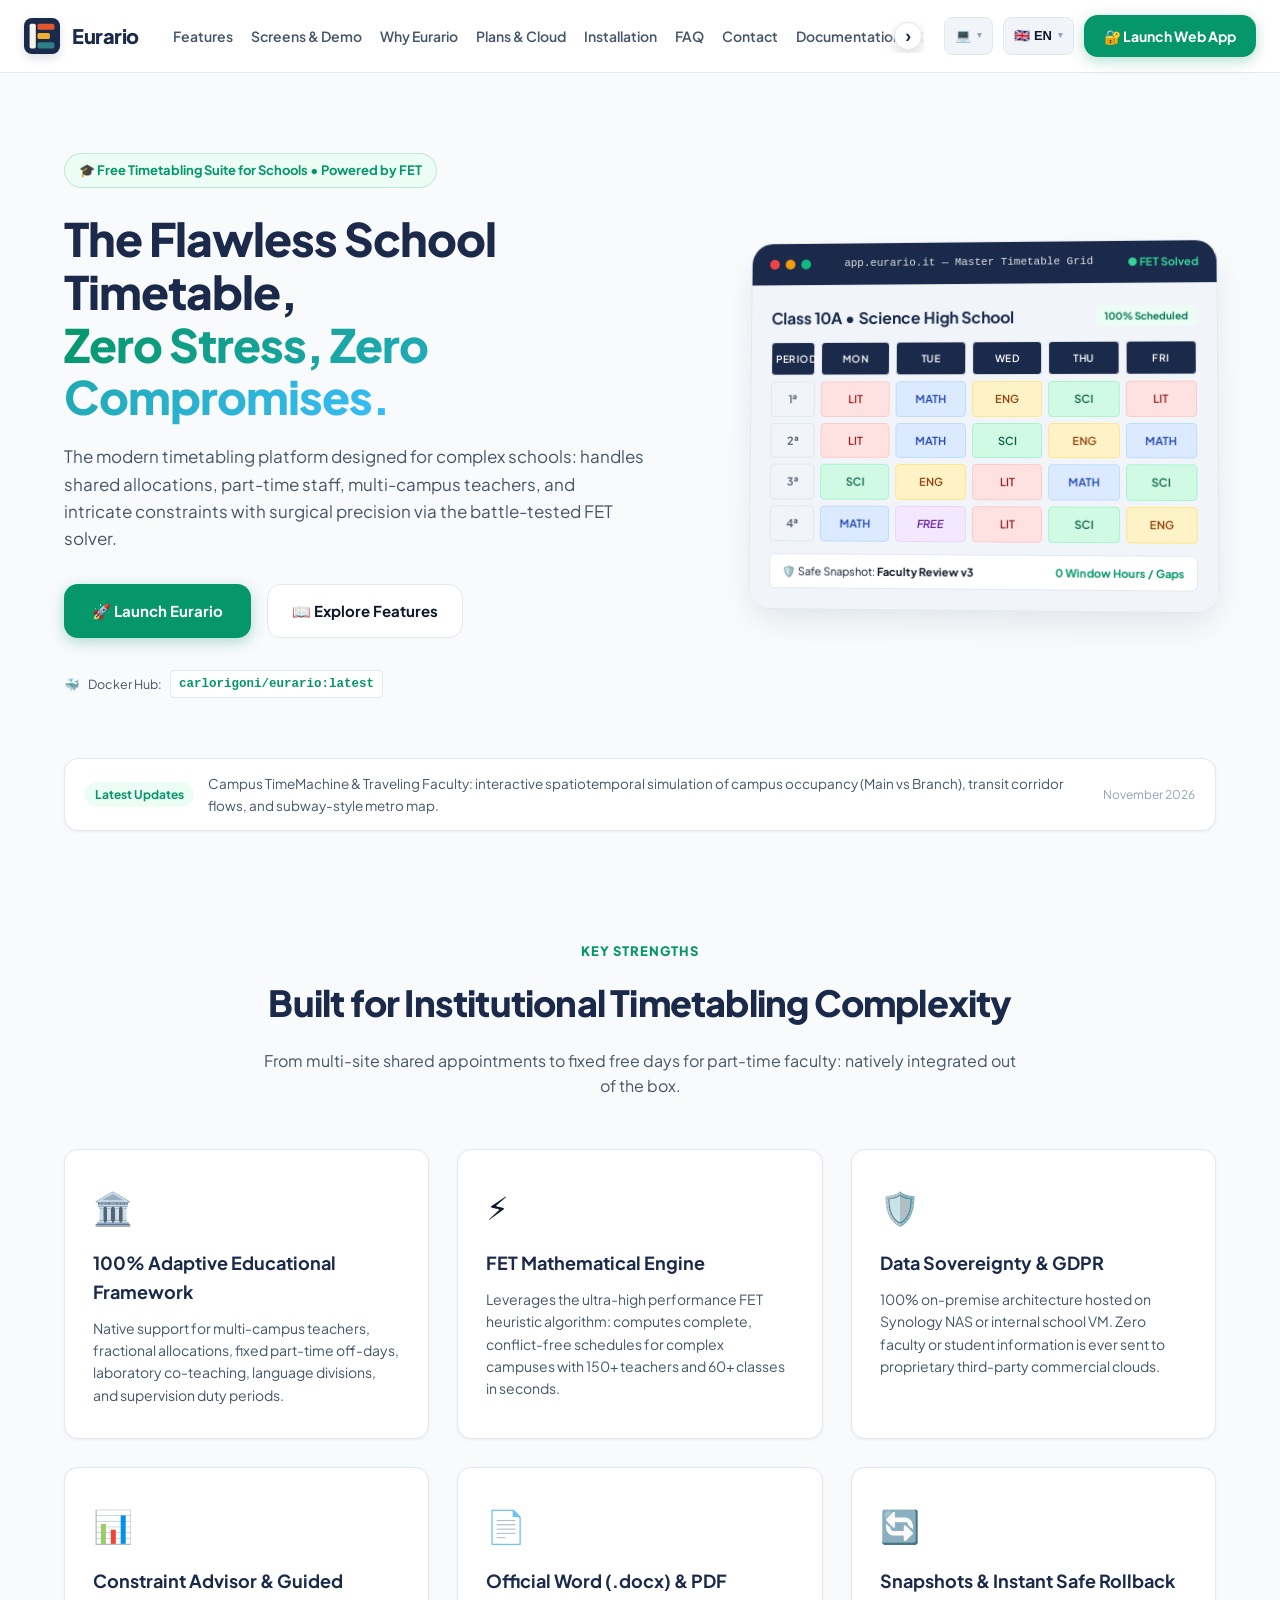
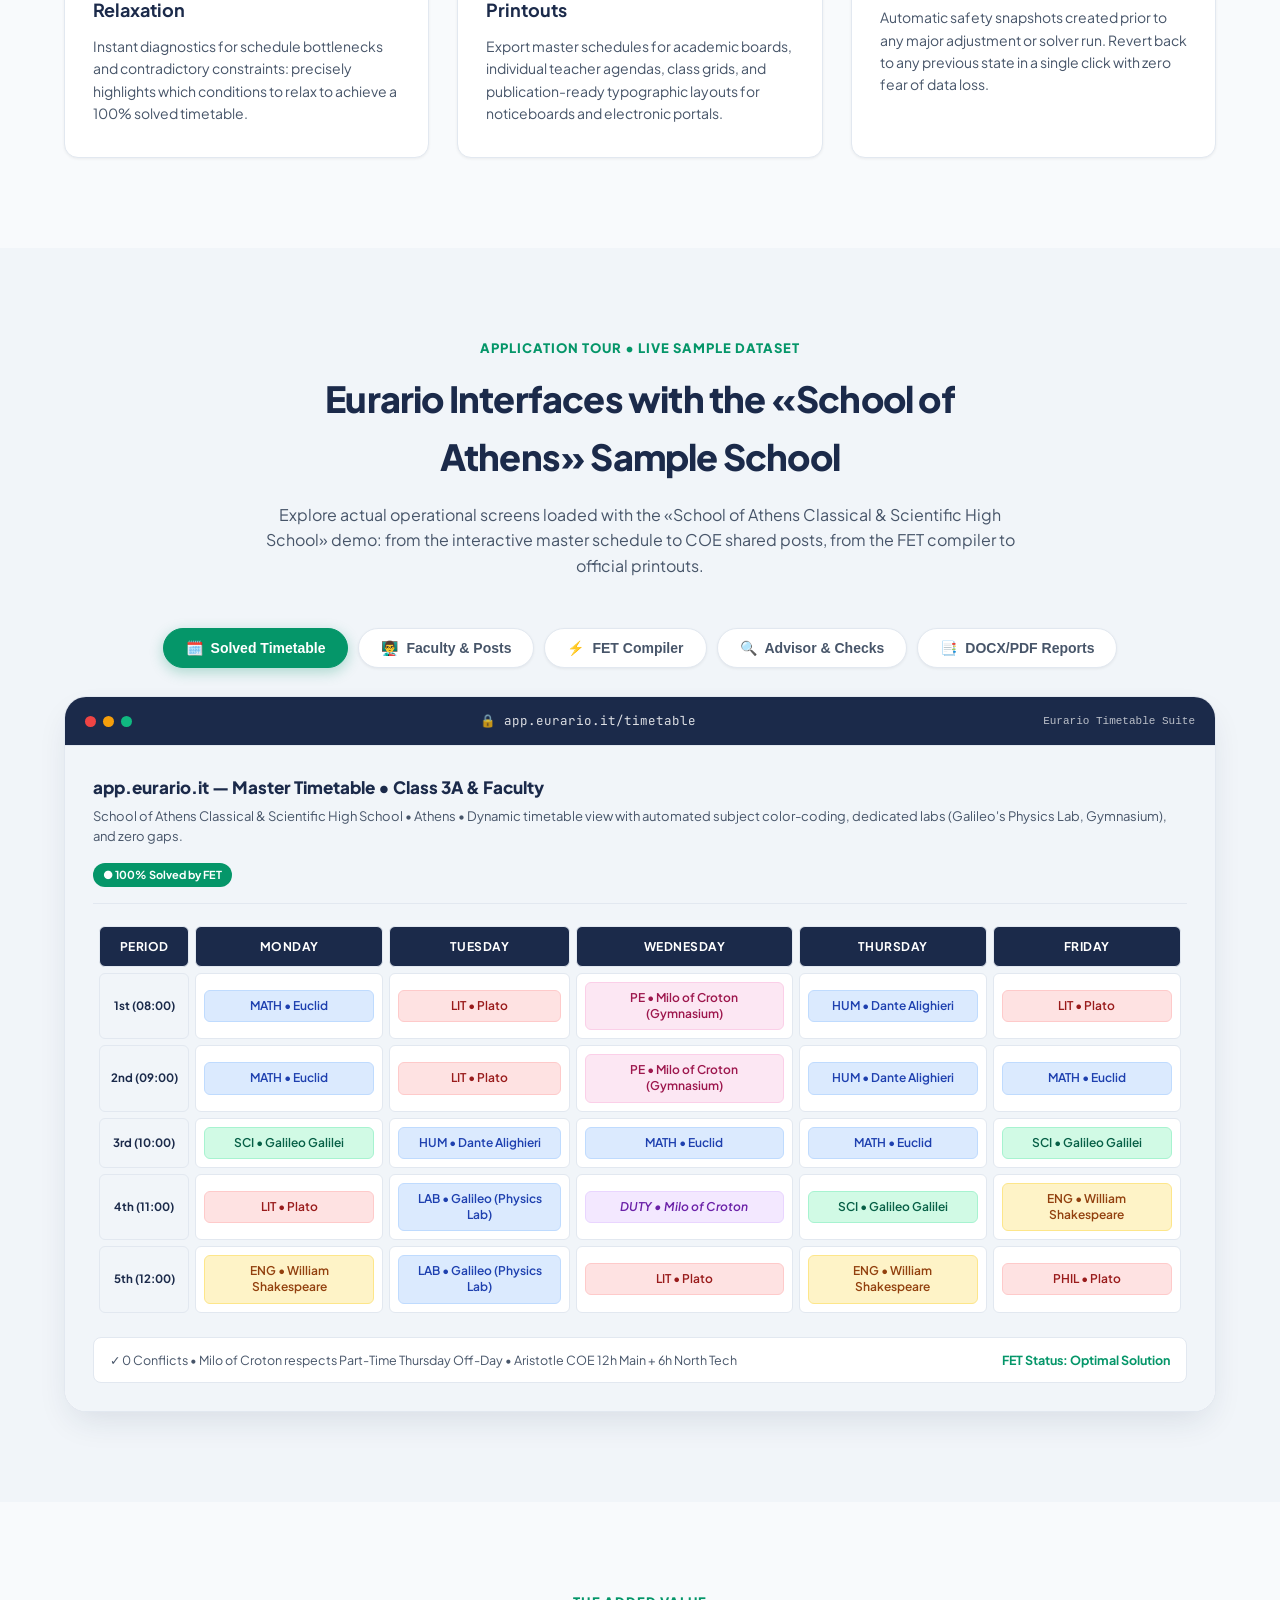
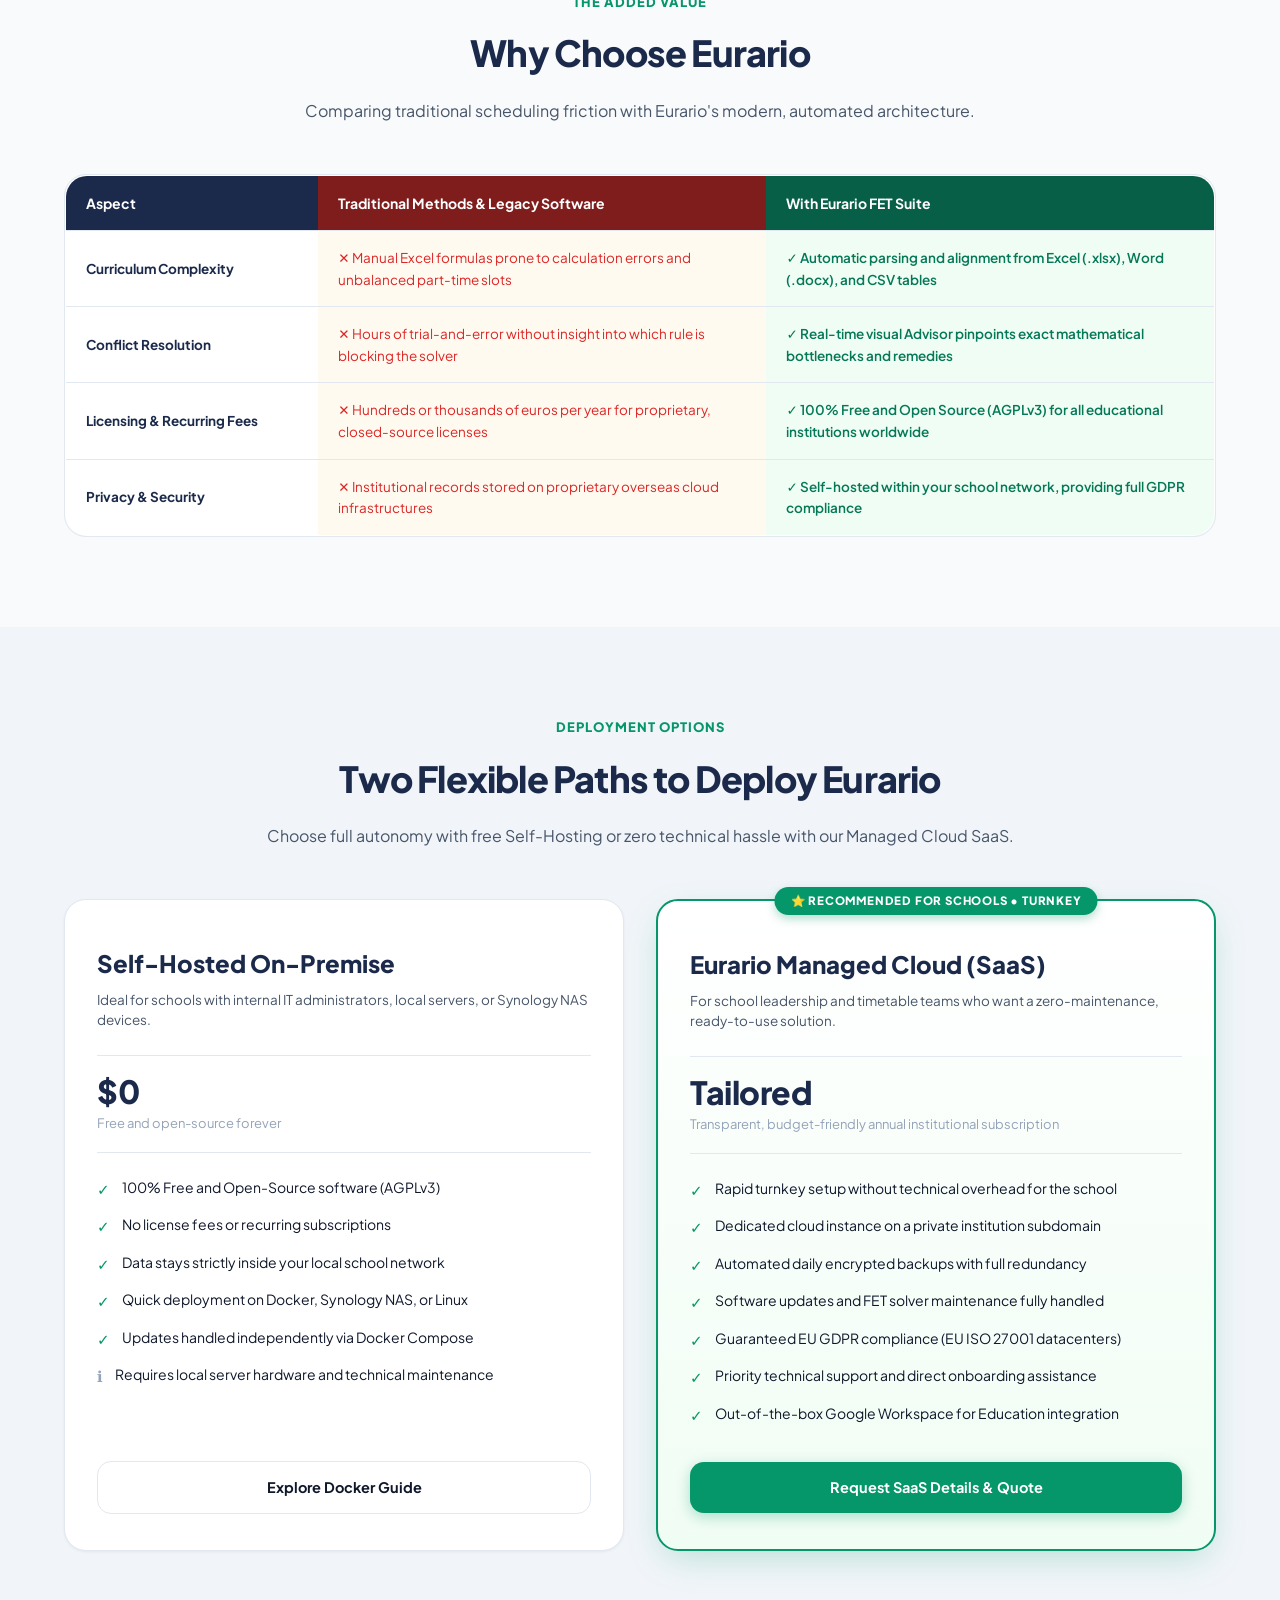
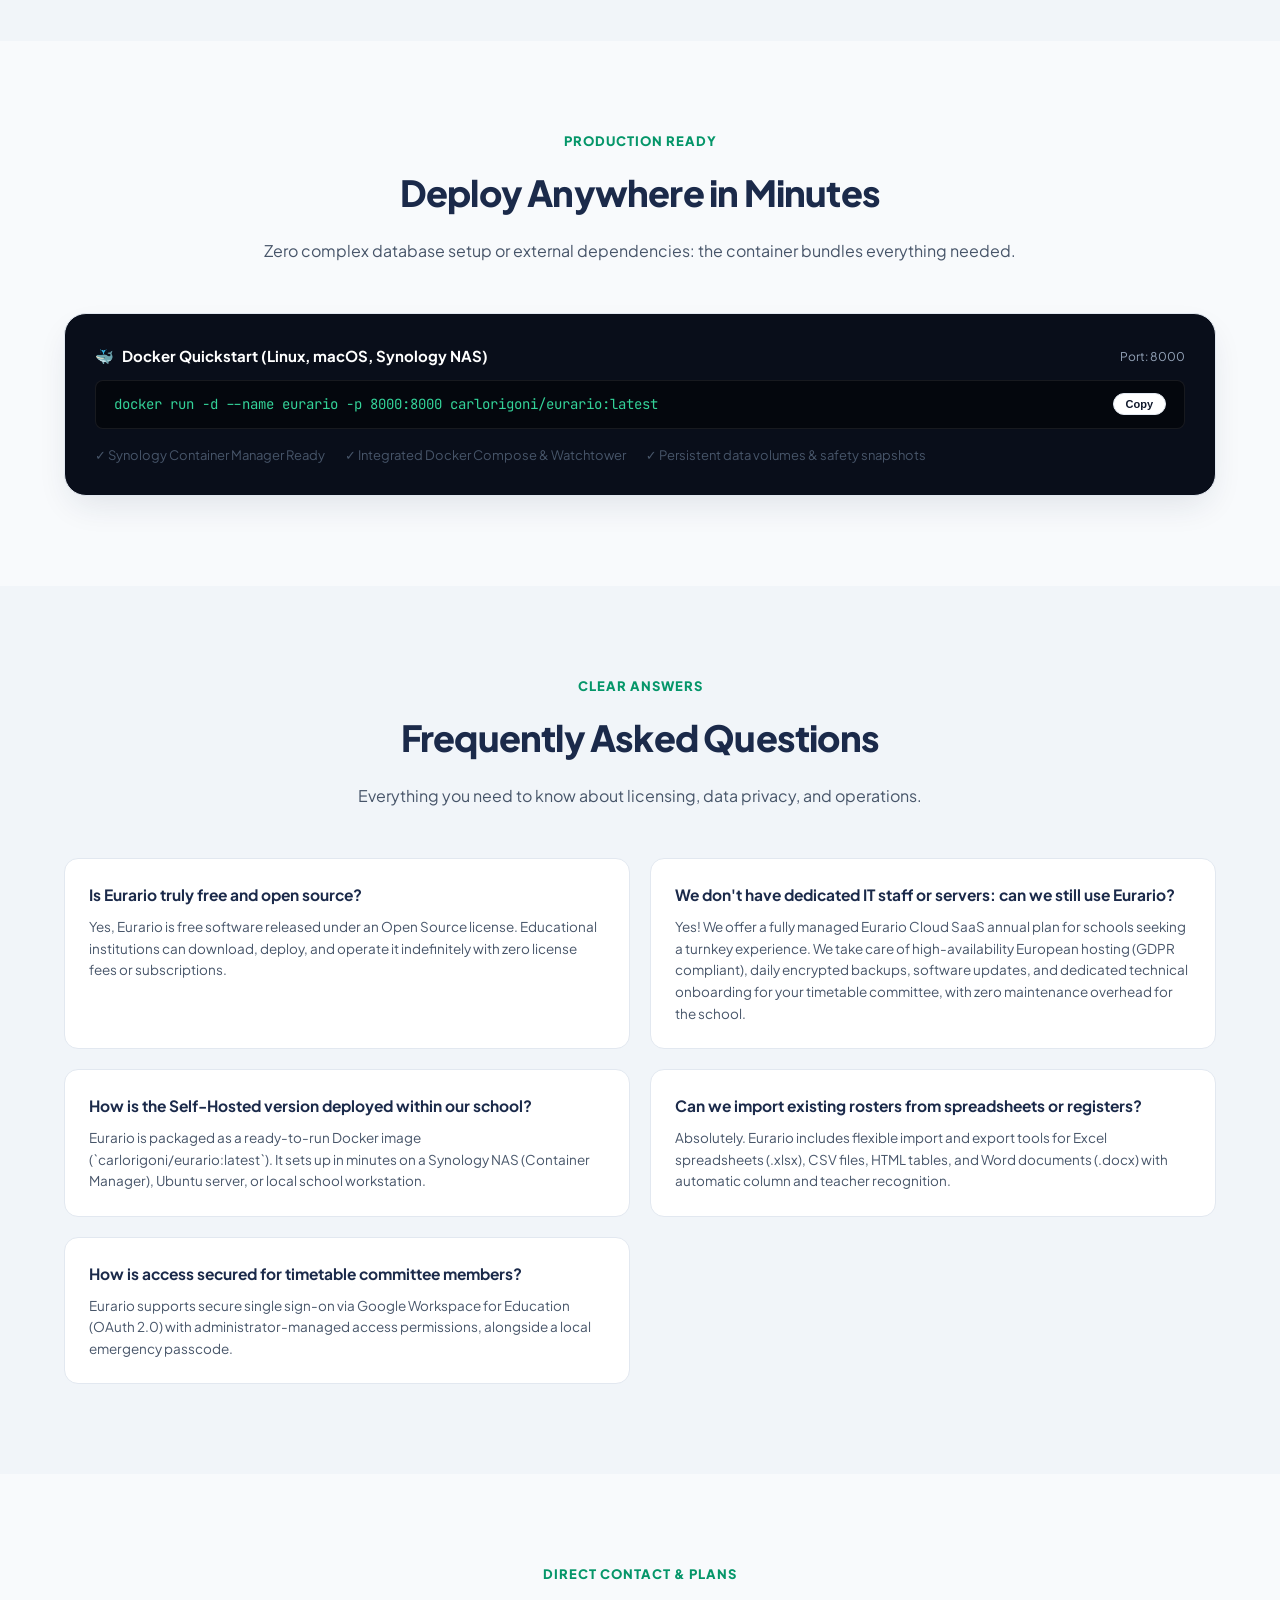
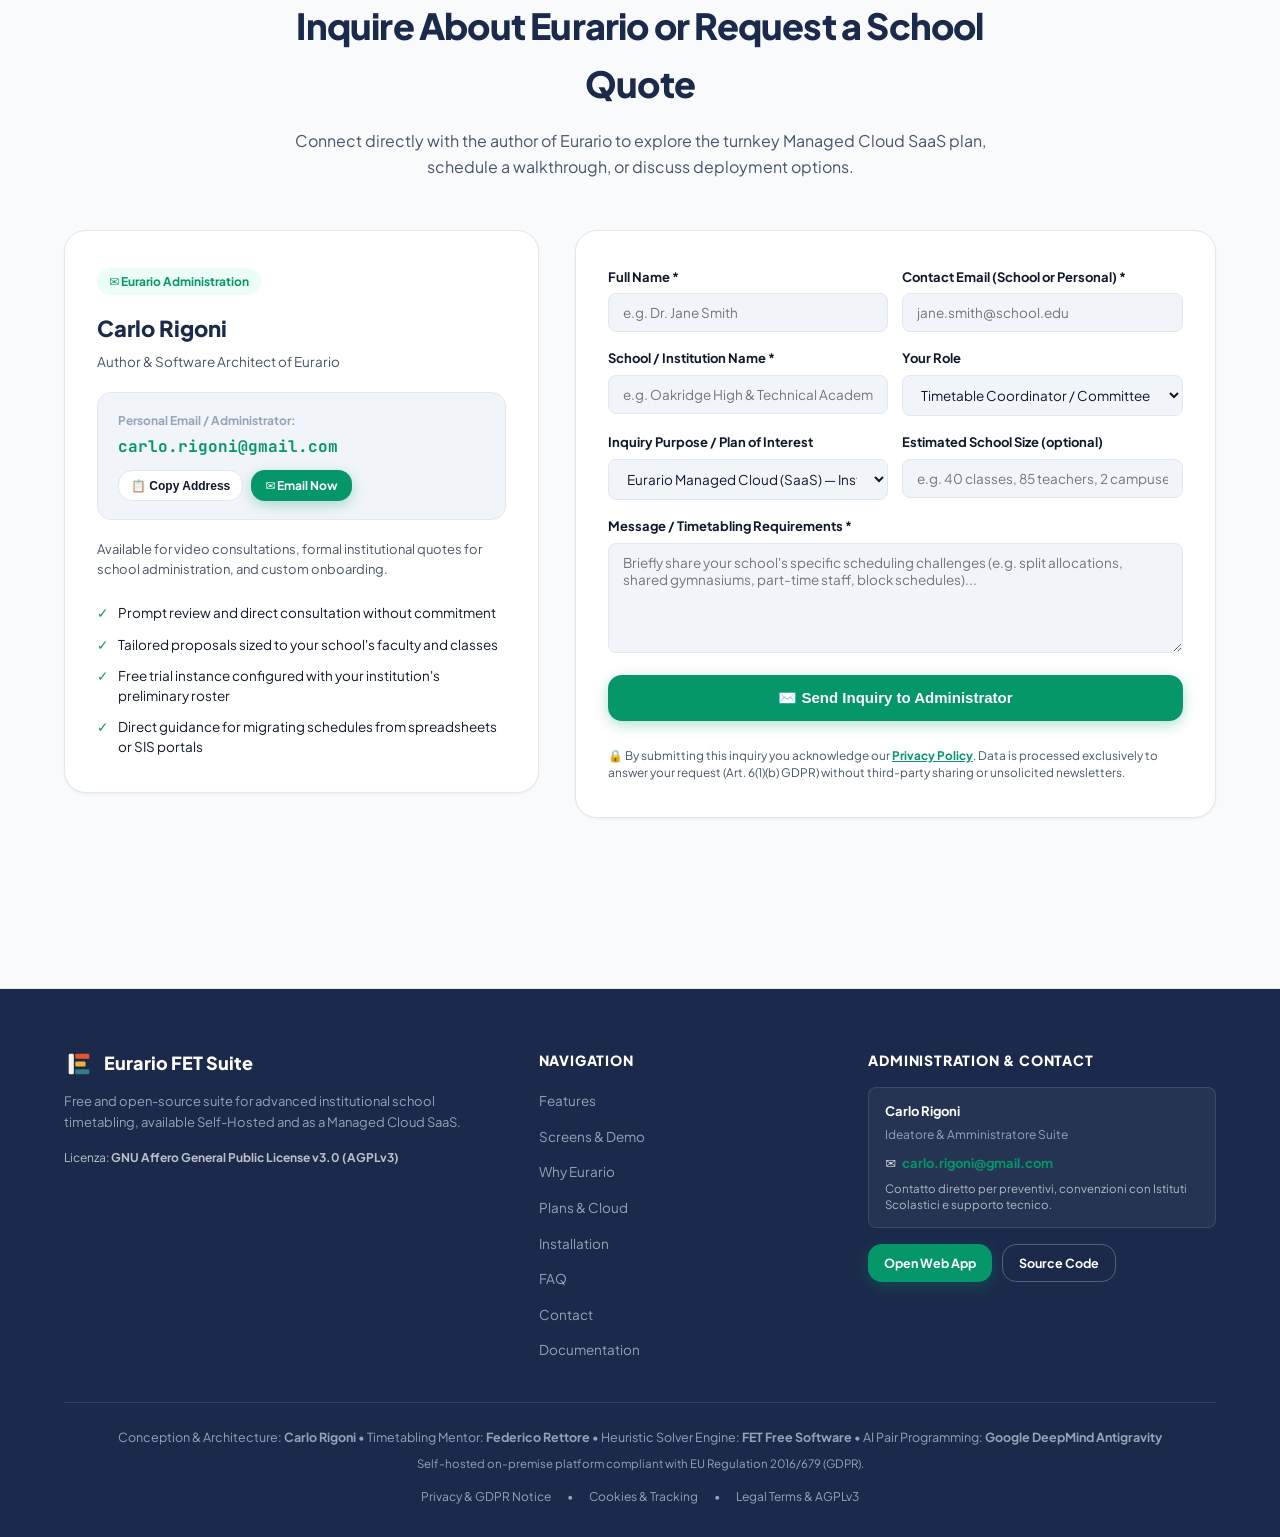
<file: landing/index.html>
<!DOCTYPE html>
<html lang="it">
<head>
  <meta charset="UTF-8">
  <meta name="viewport" content="width=device-width, initial-scale=1.0, viewport-fit=cover">
  <title>Eurario &mdash; L'Orario Scolastico Perfetto con Motore FET</title>
  <meta name="description" content="Eurario è la suite libera e open source per l'orario scolastico italiano con motore solutore FET, disponibile Self-Hosted e in Cloud SaaS gestito.">
  <meta name="theme-color" content="#1B2A4A">

  <!-- Immediate Theme Initializer to prevent Flash of Unstyled Theme (FOUT) -->
  <script>
    (function() {
      try {
        const saved = localStorage.getItem('eurario_theme');
        if (saved === 'dark' || saved === 'light') {
          document.documentElement.setAttribute('data-theme', saved);
        }
      } catch (e) {}
    })();
  </script>

  <!-- Favicon Ufficiale Eurario & Icone Social Preview -->
  <link rel="icon" type="image/svg+xml" href="data:image/svg+xml,<svg xmlns='http://www.w3.org/2000/svg' viewBox='0 0 64 64'><rect width='64' height='64' rx='14' fill='%231B2A4A'/><rect x='10' y='10' width='11' height='44' rx='3' fill='%23F6F3EC'/><rect x='24' y='10' width='30' height='11' rx='3' fill='%23E4572E'/><rect x='24' y='26.5' width='22' height='11' rx='3' fill='%23F2B134'/><rect x='24' y='43' width='30' height='11' rx='3' fill='%232F7F86'/></svg>">
  <link rel="alternate icon" type="image/svg+xml" href="/favicon.svg">
  <link rel="icon" type="image/png" sizes="32x32" href="/favicon-32.png">
  <link rel="icon" type="image/png" sizes="16x16" href="/favicon-16.png">
  <link rel="icon" type="image/png" sizes="192x192" href="/favicon-192.png">
  <link rel="apple-touch-icon" sizes="180x180" href="/apple-touch-icon.png">
  <link rel="apple-touch-icon-precomposed" sizes="180x180" href="/apple-touch-icon-precomposed.png">
  <link rel="mask-icon" href="/safari-pinned-tab.svg" color="#1B2A4A">
  <link rel="shortcut icon" href="/favicon.ico">

  <!-- Open Graph / WhatsApp / Facebook / Telegram / LinkedIn -->
  <meta property="og:type" content="website">
  <meta property="og:url" content="https://eurario.it/">
  <meta property="og:title" content="Eurario — L'Orario Scolastico Perfetto con Motore FET">
  <meta property="og:description" content="La suite libera e open source per l'orario scolastico italiano con motore solutore FET. Disponibile Self-Hosted e in Cloud SaaS gestito.">
  <meta property="og:image" content="https://eurario.it/og-image.png">
  <meta property="og:image:secure_url" content="https://eurario.it/og-image.png">
  <meta property="og:image:type" content="image/png">
  <meta property="og:image:width" content="1200">
  <meta property="og:image:height" content="630">
  <meta property="og:image:alt" content="Eurario — L'Orario Scolastico Perfetto">
  <meta property="og:site_name" content="Eurario">
  <meta property="og:locale" content="it_IT">

  <!-- Twitter / X -->
  <meta name="twitter:card" content="summary_large_image">
  <meta name="twitter:title" content="Eurario — L'Orario Scolastico Perfetto con Motore FET">
  <meta name="twitter:description" content="La suite libera e open source per l'orario scolastico italiano con motore solutore FET.">
  <meta name="twitter:image" content="https://eurario.it/og-image.png">

  <!-- Font Plus Jakarta Sans & JetBrains Mono -->
  <link rel="preconnect" href="https://fonts.googleapis.com">
  <link rel="preconnect" href="https://fonts.gstatic.com" crossorigin>
  <link href="https://fonts.googleapis.com/css2?family=Plus+Jakarta+Sans:wght@400;500;600;700;800&family=JetBrains+Mono:wght@500;700&display=swap" rel="stylesheet">

  <style>
    /* ==========================================================================
       DESIGN SYSTEM & CSS VARIABLES
       ========================================================================== */
    :root {
      --bg-body: #f8fafc;
      --bg-surface: #ffffff;
      --bg-surface-alt: #f1f5f9;
      --bg-card: #ffffff;
      --bg-card-hover: #f8fafc;
      --text-main: #0f172a;
      --text-muted: #475569;
      --text-subtle: #94a3b8;
      --text-title: #1B2A4A;
      --border-color: #e2e8f0;
      --navbar-bg: rgba(255, 255, 255, 0.92);
      --header-bar-bg: #1B2A4A;
      --footer-bg: #1B2A4A;

      --navy: #1B2A4A;
      --navy-dark: #111c33;
      --emerald: #059669;
      --emerald-hover: #047857;
      --emerald-light: #ecfdf5;
      --emerald-badge-bg: #ecfdf5;
      --emerald-badge-text: #047857;
      --amber: #d97706;
      --amber-light: #fffbeb;
      --amber-badge-bg: #fffbeb;
      --amber-badge-text: #b45309;
      --blue-badge-bg: #eff6ff;
      --blue-badge-text: #1d4ed8;
      --coral: #E4572E;
      --sand: #F6F3EC;

      /* Subject pills (Light mode) */
      --subj-mat-bg: #dbeafe;
      --subj-mat-text: #1e40af;
      --subj-mat-border: #bfdbfe;

      --subj-ita-bg: #fee2e2;
      --subj-ita-text: #991b1b;
      --subj-ita-border: #fecaca;

      --subj-sci-bg: #d1fae5;
      --subj-sci-text: #065f46;
      --subj-sci-border: #a7f3d0;

      --subj-ing-bg: #fef3c7;
      --subj-ing-text: #92400e;
      --subj-ing-border: #fde68a;

      --subj-pe-bg: #fce7f3;
      --subj-pe-text: #9d174d;
      --subj-pe-border: #fbcfe8;

      --subj-mecc-bg: #ffedd5;
      --subj-mecc-text: #9a3412;
      --subj-mecc-border: #fed7aa;

      --subj-disp-bg: #f3e8ff;
      --subj-disp-text: #6b21a8;
      --subj-disp-border: #e9d5ff;

      /* Compare table */
      --comp-trad-bg: #fffaf0;
      --comp-trad-text: #dc2626;
      --comp-eur-bg: #f0fdf4;
      --comp-eur-text: #047857;

      /* Plan & Advisor */
      --plan-featured-bg: linear-gradient(180deg, #ffffff 0%, #f0fdf4 100%);
      --advisor-bg: #fffbeb;
      --advisor-border: #fde68a;
      --advisor-text: #92400e;

      --slate-50: #f8fafc;
      --slate-100: #f1f5f9;
      --slate-200: #e2e8f0;
      --slate-400: #94a3b8;
      --slate-600: #475569;
      --slate-700: #334155;
      --slate-900: #0f172a;

      --radius-sm: 8px;
      --radius-md: 14px;
      --radius-lg: 22px;
      --shadow-sm: 0 1px 3px rgba(0,0,0,0.06);
      --shadow-md: 0 6px 20px -4px rgba(27,42,74,0.08);
      --shadow-lg: 0 14px 34px -8px rgba(27,42,74,0.12);
    }

    /* ==========================================================================
       DARK THEME SPECIFICATION
       ========================================================================== */
    [data-theme="dark"] {
      --bg-body: #0b1120;
      --bg-surface: #111a2e;
      --bg-surface-alt: #0e1626;
      --bg-card: #152238;
      --bg-card-hover: #1b2a45;
      --text-main: #f1f5f9;
      --text-muted: #94a3b8;
      --text-subtle: #64748b;
      --text-title: #f8fafc;
      --border-color: #233554;
      --navbar-bg: rgba(11, 17, 32, 0.94);
      --header-bar-bg: #152238;
      --footer-bg: #070d18;

      --navy: #38bdf8;
      --navy-dark: #070d18;
      --emerald: #10b981;
      --emerald-hover: #059669;
      --emerald-light: rgba(16, 185, 129, 0.15);
      --emerald-badge-bg: rgba(16, 185, 129, 0.18);
      --emerald-badge-text: #34d399;
      --amber: #f59e0b;
      --amber-light: rgba(245, 158, 11, 0.15);
      --amber-badge-bg: rgba(245, 158, 11, 0.18);
      --amber-badge-text: #fbbf24;
      --blue-badge-bg: rgba(59, 130, 246, 0.18);
      --blue-badge-text: #93c5fd;

      /* Subject pills (Dark mode - translucent neon-soft) */
      --subj-mat-bg: rgba(59, 130, 246, 0.18);
      --subj-mat-text: #93c5fd;
      --subj-mat-border: rgba(59, 130, 246, 0.35);

      --subj-ita-bg: rgba(239, 68, 68, 0.18);
      --subj-ita-text: #fca5a5;
      --subj-ita-border: rgba(239, 68, 68, 0.35);

      --subj-sci-bg: rgba(16, 185, 129, 0.18);
      --subj-sci-text: #6ee7b7;
      --subj-sci-border: rgba(16, 185, 129, 0.35);

      --subj-ing-bg: rgba(245, 158, 11, 0.18);
      --subj-ing-text: #fcd34d;
      --subj-ing-border: rgba(245, 158, 11, 0.35);

      --subj-pe-bg: rgba(236, 72, 153, 0.18);
      --subj-pe-text: #f472b6;
      --subj-pe-border: rgba(236, 72, 153, 0.35);

      --subj-mecc-bg: rgba(249, 115, 22, 0.18);
      --subj-mecc-text: #fdba74;
      --subj-mecc-border: rgba(249, 115, 22, 0.35);

      --subj-disp-bg: rgba(168, 85, 247, 0.18);
      --subj-disp-text: #d8b4fe;
      --subj-disp-border: rgba(168, 85, 247, 0.35);

      /* Compare table */
      --comp-trad-bg: rgba(239, 68, 68, 0.12);
      --comp-trad-text: #f87171;
      --comp-eur-bg: rgba(16, 185, 129, 0.14);
      --comp-eur-text: #34d399;

      /* Plan & Advisor */
      --plan-featured-bg: linear-gradient(180deg, #152238 0%, rgba(5, 150, 105, 0.16) 100%);
      --advisor-bg: rgba(245, 158, 11, 0.1);
      --advisor-border: rgba(245, 158, 11, 0.25);
      --advisor-text: #fcd34d;

      --slate-50: #0b1120;
      --slate-100: #0e1626;
      --slate-200: #233554;
      --slate-400: #64748b;
      --slate-600: #94a3b8;
      --slate-700: #cbd5e1;
      --slate-900: #f8fafc;

      --shadow-sm: 0 1px 3px rgba(0,0,0,0.3);
      --shadow-md: 0 6px 20px -4px rgba(0,0,0,0.5);
      --shadow-lg: 0 14px 34px -8px rgba(0,0,0,0.7);
    }

    /* Auto mode: follow OS when user hasn't explicitly chosen light */
    @media (prefers-color-scheme: dark) {
      :root:not([data-theme="light"]) {
        --bg-body: #0b1120;
        --bg-surface: #111a2e;
        --bg-surface-alt: #0e1626;
        --bg-card: #152238;
        --bg-card-hover: #1b2a45;
        --text-main: #f1f5f9;
        --text-muted: #94a3b8;
        --text-subtle: #64748b;
        --text-title: #f8fafc;
        --border-color: #233554;
        --navbar-bg: rgba(11, 17, 32, 0.94);
        --header-bar-bg: #152238;
        --footer-bg: #070d18;

        --navy: #38bdf8;
        --navy-dark: #070d18;
        --emerald: #10b981;
        --emerald-hover: #059669;
        --emerald-light: rgba(16, 185, 129, 0.15);
        --emerald-badge-bg: rgba(16, 185, 129, 0.18);
        --emerald-badge-text: #34d399;
        --amber: #f59e0b;
        --amber-light: rgba(245, 158, 11, 0.15);
        --amber-badge-bg: rgba(245, 158, 11, 0.18);
        --amber-badge-text: #fbbf24;
        --blue-badge-bg: rgba(59, 130, 246, 0.18);
        --blue-badge-text: #93c5fd;

        --subj-mat-bg: rgba(59, 130, 246, 0.18);
        --subj-mat-text: #93c5fd;
        --subj-mat-border: rgba(59, 130, 246, 0.35);

        --subj-ita-bg: rgba(239, 68, 68, 0.18);
        --subj-ita-text: #fca5a5;
        --subj-ita-border: rgba(239, 68, 68, 0.35);

        --subj-sci-bg: rgba(16, 185, 129, 0.18);
        --subj-sci-text: #6ee7b7;
        --subj-sci-border: rgba(16, 185, 129, 0.35);

        --subj-ing-bg: rgba(245, 158, 11, 0.18);
        --subj-ing-text: #fcd34d;
        --subj-ing-border: rgba(245, 158, 11, 0.35);

        --subj-pe-bg: rgba(236, 72, 153, 0.18);
        --subj-pe-text: #f472b6;
        --subj-pe-border: rgba(236, 72, 153, 0.35);

        --subj-mecc-bg: rgba(249, 115, 22, 0.18);
        --subj-mecc-text: #fdba74;
        --subj-mecc-border: rgba(249, 115, 22, 0.35);

        --subj-disp-bg: rgba(168, 85, 247, 0.18);
        --subj-disp-text: #d8b4fe;
        --subj-disp-border: rgba(168, 85, 247, 0.35);

        --comp-trad-bg: rgba(239, 68, 68, 0.12);
        --comp-trad-text: #f87171;
        --comp-eur-bg: rgba(16, 185, 129, 0.14);
        --comp-eur-text: #34d399;

        --plan-featured-bg: linear-gradient(180deg, #152238 0%, rgba(5, 150, 105, 0.16) 100%);
        --advisor-bg: rgba(245, 158, 11, 0.1);
        --advisor-border: rgba(245, 158, 11, 0.25);
        --advisor-text: #fcd34d;

        --slate-50: #0b1120;
        --slate-100: #0e1626;
        --slate-200: #233554;
        --slate-400: #64748b;
        --slate-600: #94a3b8;
        --slate-700: #cbd5e1;
        --slate-900: #f8fafc;

        --shadow-sm: 0 1px 3px rgba(0,0,0,0.3);
        --shadow-md: 0 6px 20px -4px rgba(0,0,0,0.5);
        --shadow-lg: 0 14px 34px -8px rgba(0,0,0,0.7);
      }
    }

    * { box-sizing: border-box; margin: 0; padding: 0; }

    /* ACCESSIBILITY FOCUS VISIBLE (WCAG 2.4.7) */
    :focus-visible {
      outline: 2px solid var(--emerald);
      outline-offset: 3px;
    }
    a:focus-visible, button:focus-visible, input:focus-visible, select:focus-visible, textarea:focus-visible {
      outline: 2px solid var(--emerald);
      outline-offset: 2px;
    }

    /* SKIP LINK (WCAG 2.4.1) */
    .skip-link {
      position: absolute;
      top: -120px;
      left: 16px;
      background: var(--navy);
      color: #fff;
      padding: 12px 20px;
      z-index: 9999;
      border-radius: var(--radius-sm);
      font-weight: 700;
      font-size: 14px;
      text-decoration: none;
      box-shadow: var(--shadow-lg);
      transition: top 0.2s ease;
    }
    .skip-link:focus {
      top: 16px;
      outline: 3px solid var(--emerald);
      outline-offset: 2px;
    }

    body {
      font-family: 'Plus Jakarta Sans', system-ui, -apple-system, sans-serif;
      background-color: var(--bg-body);
      color: var(--text-main);
      line-height: 1.6;
      overflow-x: hidden;
      -webkit-font-smoothing: antialiased;
      transition: background-color 0.25s ease, color 0.25s ease;
    }

    /* Container centrale */
    .container {
      width: 100%;
      max-width: 1200px;
      margin: 0 auto;
      padding: 0 24px;
    }

    /* NAVBAR */
    .navbar {
      position: sticky;
      top: 0;
      background: var(--navbar-bg);
      backdrop-filter: blur(12px);
      -webkit-backdrop-filter: blur(12px);
      border-bottom: 1px solid var(--border-color);
      z-index: 100;
      transition: background-color 0.25s ease, border-color 0.25s ease;
    }
    .nav-inner {
      display: flex;
      justify-content: space-between;
      align-items: center;
      height: 72px;
      gap: 16px;
      min-width: 0;
      max-width: 100%;
    }
    .brand {
      display: flex;
      align-items: center;
      gap: 12px;
      text-decoration: none;
      color: var(--text-title);
      font-weight: 800;
      font-size: 20px;
      letter-spacing: -0.5px;
      flex-shrink: 0;
    }
    .brand-mark {
      width: 36px;
      height: 36px;
      border-radius: var(--radius-sm);
      display: flex;
      align-items: center;
      justify-content: center;
      box-shadow: 0 4px 10px rgba(27,42,74,0.15);
    }
    .nav-links-wrapper {
      position: relative;
      display: flex;
      align-items: center;
      flex: 1 1 auto;
      min-width: 0;
      overflow: hidden;
      margin: 0 4px;
    }
    .nav-links-wrapper::before,
    .nav-links-wrapper::after {
      content: '';
      position: absolute;
      top: 0;
      bottom: 0;
      width: 38px;
      pointer-events: none;
      z-index: 5;
      opacity: 0;
      transition: opacity 0.25s ease;
    }
    .nav-links-wrapper::before {
      left: 0;
      background: linear-gradient(to right, var(--navbar-bg) 20%, transparent);
    }
    .nav-links-wrapper::after {
      right: 0;
      background: linear-gradient(to left, var(--navbar-bg) 20%, transparent);
    }
    .nav-links-wrapper.has-overflow-left::before {
      opacity: 1;
    }
    .nav-links-wrapper.has-overflow-right::after {
      opacity: 1;
    }

    .nav-scroll-arrow {
      position: absolute;
      top: 50%;
      transform: translateY(-50%);
      width: 28px;
      height: 28px;
      border-radius: 50%;
      background: var(--bg-surface, #ffffff);
      border: 1px solid var(--border-color, #e2e8f0);
      color: var(--text-title, #1B2A4A);
      box-shadow: 0 4px 12px rgba(0, 0, 0, 0.14);
      display: none;
      align-items: center;
      justify-content: center;
      font-size: 18px;
      font-weight: 700;
      line-height: 1;
      cursor: pointer;
      z-index: 10;
      transition: all 0.2s cubic-bezier(0.16, 1, 0.3, 1);
      padding: 0;
      user-select: none;
    }
    .nav-scroll-arrow:hover {
      background: var(--emerald, #059669);
      color: #ffffff;
      border-color: var(--emerald, #059669);
      transform: translateY(-50%) scale(1.1);
      box-shadow: 0 6px 16px rgba(5, 150, 105, 0.35);
    }
    .nav-scroll-left {
      left: 2px;
    }
    .nav-scroll-right {
      right: 2px;
      animation: navArrowPulse 2.2s infinite ease-in-out;
    }
    @keyframes navArrowPulse {
      0%, 100% {
        transform: translateY(-50%) translateX(0);
        box-shadow: 0 4px 12px rgba(0, 0, 0, 0.14);
      }
      50% {
        transform: translateY(-50%) translateX(2px);
        box-shadow: 0 4px 16px rgba(5, 150, 105, 0.4);
      }
    }
    [data-theme="dark"] .nav-scroll-arrow {
      background: var(--bg-card, #152238);
      border-color: var(--border-color, #233554);
      color: var(--text-main, #f1f5f9);
      box-shadow: 0 4px 14px rgba(0, 0, 0, 0.4);
    }
    [data-theme="dark"] .nav-scroll-arrow:hover {
      background: var(--emerald, #059669);
      color: #ffffff;
      border-color: var(--emerald, #059669);
    }

    .nav-links {
      display: flex;
      align-items: center;
      gap: 18px;
      flex: 1 1 auto;
      min-width: 0;
      overflow-x: auto;
      overflow-y: hidden;
      white-space: nowrap;
      scrollbar-width: none;
      -ms-overflow-style: none;
      -webkit-overflow-scrolling: touch;
      padding: 6px 14px;
      scroll-behavior: smooth;
    }
    .nav-links::-webkit-scrollbar {
      display: none;
    }
    .nav-link {
      text-decoration: none;
      color: var(--text-muted);
      font-size: 14px;
      font-weight: 600;
      transition: color 0.15s;
      white-space: nowrap;
      flex-shrink: 0;
    }
    .nav-link:hover { color: var(--emerald); }

    .nav-controls {
      display: flex;
      align-items: center;
      gap: 10px;
      flex-shrink: 0;
      margin-left: auto;
    }

    /* COMPACT VERTICAL DROPDOWNS (THEME & LANGUAGE) */
    .nav-dropdown {
      position: relative;
    }
    .nav-drop-btn {
      display: inline-flex;
      align-items: center;
      justify-content: center;
      gap: 6px;
      height: 38px;
      padding: 0 10px;
      background: var(--bg-surface-alt);
      border: 1px solid var(--border-color);
      border-radius: var(--radius-sm);
      color: var(--text-main);
      font-size: 13px;
      font-weight: 700;
      cursor: pointer;
      transition: all 0.15s ease;
      user-select: none;
    }
    .nav-drop-btn:hover {
      border-color: var(--emerald);
      color: var(--emerald);
      background: var(--bg-card);
    }
    .drop-arrow {
      font-size: 9px;
      color: var(--text-subtle);
      transition: transform 0.2s ease;
      line-height: 1;
    }
    .nav-dropdown.open .drop-arrow {
      transform: rotate(180deg);
    }
    .nav-dropdown.open .nav-drop-btn {
      border-color: var(--emerald);
      background: var(--bg-card);
    }
    .dropdown-menu {
      position: absolute;
      top: calc(100% + 6px);
      right: 0;
      min-width: 140px;
      background: var(--bg-card);
      border: 1px solid var(--border-color);
      border-radius: var(--radius-md);
      box-shadow: var(--shadow-lg);
      padding: 6px;
      display: none;
      flex-direction: column;
      gap: 2px;
      z-index: 1000;
      backdrop-filter: blur(16px);
      -webkit-backdrop-filter: blur(16px);
      animation: dropFadeIn 0.15s ease;
    }
    @keyframes dropFadeIn {
      from { opacity: 0; transform: translateY(-4px); }
      to { opacity: 1; transform: translateY(0); }
    }
    .nav-dropdown.open .dropdown-menu {
      display: flex;
    }
    .dropdown-item {
      display: flex;
      align-items: center;
      gap: 8px;
      padding: 8px 12px;
      border: none;
      background: transparent;
      color: var(--text-muted);
      font-size: 13px;
      font-weight: 600;
      border-radius: var(--radius-sm);
      cursor: pointer;
      text-align: left;
      width: 100%;
      transition: all 0.12s ease;
    }
    .dropdown-item:hover {
      background: var(--bg-surface-alt);
      color: var(--text-title);
    }
    .dropdown-item.active {
      background: var(--emerald-light);
      color: var(--emerald);
      font-weight: 700;
    }
    .item-icon {
      font-size: 14px;
      line-height: 1;
    }
    .item-label {
      flex: 1;
    }

    /* BUTTONS */
    .btn {
      display: inline-flex;
      align-items: center;
      justify-content: center;
      gap: 8px;
      padding: 10px 20px;
      border-radius: var(--radius-md);
      font-weight: 700;
      font-size: 14px;
      text-decoration: none;
      transition: all 0.2s;
      cursor: pointer;
      white-space: nowrap;
      border: none;
    }
    .btn-emerald {
      background: var(--emerald);
      color: #fff;
      box-shadow: 0 4px 14px rgba(5,150,105,0.3);
    }
    .btn-emerald:hover {
      background: var(--emerald-hover);
      transform: translateY(-1px);
    }
    .btn-navy {
      background: var(--header-bar-bg);
      color: #fff;
      border: 1px solid var(--border-color);
    }
    .btn-navy:hover {
      background: var(--navy-dark);
      transform: translateY(-1px);
    }
    .btn-outline {
      border: 1.5px solid var(--border-color);
      color: var(--text-main);
      background: var(--bg-card);
    }
    .btn-outline:hover {
      border-color: var(--emerald);
      color: var(--emerald);
      transform: translateY(-1px);
    }

    /* HERO */
    .hero {
      padding: 80px 0 60px;
      position: relative;
    }
    .hero-grid {
      display: grid;
      grid-template-columns: 1.15fr 0.85fr;
      gap: 48px;
      align-items: center;
    }
    .hero-badge {
      display: inline-flex;
      align-items: center;
      gap: 8px;
      background: var(--emerald-light);
      color: var(--emerald);
      border: 1px solid rgba(5,150,105,0.2);
      padding: 6px 14px;
      border-radius: 99px;
      font-size: 13px;
      font-weight: 700;
      margin-bottom: 24px;
    }
    .hero-title {
      font-size: 46px;
      font-weight: 800;
      line-height: 1.15;
      letter-spacing: -1px;
      color: var(--text-title);
      margin-bottom: 20px;
    }
    .hero-title span {
      background: linear-gradient(135deg, var(--emerald) 0%, #38bdf8 100%);
      -webkit-background-clip: text;
      -webkit-text-fill-color: transparent;
    }
    .hero-subtitle {
      font-size: 17px;
      color: var(--text-muted);
      line-height: 1.6;
      margin-bottom: 32px;
      max-width: 580px;
    }
    .hero-actions {
      display: flex;
      gap: 16px;
      flex-wrap: wrap;
      margin-bottom: 32px;
    }

    /* MOCKUP APPLICATIVO HERO */
    .mockup-window {
      background: var(--bg-card);
      border-radius: var(--radius-lg);
      border: 1px solid var(--border-color);
      box-shadow: var(--shadow-lg);
      overflow: hidden;
      transform: perspective(1000px) rotateY(-3deg) rotateX(2deg);
      transition: transform 0.3s ease;
    }
    .mockup-window:hover {
      transform: perspective(1000px) rotateY(0deg) rotateX(0deg);
    }
    .mockup-header {
      background: var(--header-bar-bg);
      padding: 12px 18px;
      display: flex;
      align-items: center;
      justify-content: space-between;
      border-bottom: 1px solid var(--border-color);
    }
    .mockup-dots {
      display: flex;
      gap: 6px;
    }
    .mockup-dot {
      width: 10px;
      height: 10px;
      border-radius: 50%;
    }
    .mockup-body {
      padding: 20px;
      background: var(--bg-surface-alt);
    }
    .timetable-mini {
      display: grid;
      grid-template-columns: 45px repeat(5, 1fr);
      gap: 6px;
      font-size: 11px;
    }
    .mini-cell {
      background: var(--bg-card);
      border: 1px solid var(--border-color);
      border-radius: 4px;
      padding: 8px 4px;
      text-align: center;
      font-weight: 600;
      color: var(--text-title);
    }
    .cell-header {
      background: var(--header-bar-bg);
      color: #fff;
      border: 1px solid var(--border-color);
      font-size: 10px;
      text-transform: uppercase;
      letter-spacing: 0.5px;
    }
    .cell-ita { background: var(--subj-ita-bg); color: var(--subj-ita-text); border: 1px solid var(--subj-ita-border); }
    .cell-mat { background: var(--subj-mat-bg); color: var(--subj-mat-text); border: 1px solid var(--subj-mat-border); }
    .cell-ing { background: var(--subj-ing-bg); color: var(--subj-ing-text); border: 1px solid var(--subj-ing-border); }
    .cell-sci { background: var(--subj-sci-bg); color: var(--subj-sci-text); border: 1px solid var(--subj-sci-border); }
    .cell-disp { background: var(--subj-disp-bg); color: var(--subj-disp-text); border: 1px solid var(--subj-disp-border); font-style: italic; }

    /* SEZIONI GENERALI */
    .section {
      padding: 90px 0;
      transition: background-color 0.25s ease;
    }
    .section-alt {
      background-color: var(--bg-surface-alt);
    }
    .section-header {
      text-align: center;
      max-width: 760px;
      margin: 0 auto 50px;
    }
    .section-tag {
      color: var(--emerald);
      font-weight: 800;
      font-size: 13px;
      text-transform: uppercase;
      letter-spacing: 1px;
      margin-bottom: 12px;
      display: block;
    }
    .section-title {
      font-size: 36px;
      font-weight: 800;
      color: var(--text-title);
      letter-spacing: -0.8px;
      margin-bottom: 16px;
    }
    .section-subtitle {
      font-size: 16px;
      color: var(--text-muted);
    }

    /* I PILASTRI */
    .pillars-grid {
      display: grid;
      grid-template-columns: repeat(auto-fit, minmax(320px, 1fr));
      gap: 28px;
    }
    .pillar-card {
      background: var(--bg-card);
      border-radius: var(--radius-md);
      padding: 32px 28px;
      border: 1px solid var(--border-color);
      box-shadow: var(--shadow-sm);
      transition: all 0.25s ease;
    }
    .pillar-card:hover {
      transform: translateY(-4px);
      box-shadow: var(--shadow-md);
      border-color: var(--emerald);
    }
    .pillar-icon {
      font-size: 32px;
      margin-bottom: 16px;
      display: inline-block;
    }
    .pillar-title {
      font-size: 18px;
      font-weight: 700;
      color: var(--text-title);
      margin-bottom: 10px;
    }
    .pillar-desc {
      font-size: 14px;
      color: var(--text-muted);
      line-height: 1.6;
    }

    /* SHOWCASE TABS & MASCHERE DEMO SCUOLA DI ATENE */
    .showcase-nav {
      display: flex;
      justify-content: center;
      gap: 10px;
      flex-wrap: wrap;
      margin-bottom: 28px;
    }
    .showcase-tab-btn {
      background: var(--bg-card);
      border: 1.5px solid var(--border-color);
      color: var(--text-muted);
      padding: 11px 22px;
      border-radius: 99px;
      font-size: 14px;
      font-weight: 700;
      cursor: pointer;
      display: inline-flex;
      align-items: center;
      gap: 8px;
      transition: all 0.2s ease;
      box-shadow: var(--shadow-sm);
    }
    .showcase-tab-btn:hover {
      border-color: var(--emerald);
      color: var(--text-title);
      transform: translateY(-1px);
    }
    .showcase-tab-btn.active {
      background: var(--emerald);
      color: #fff;
      border-color: var(--emerald);
      box-shadow: 0 4px 14px rgba(5,150,105,0.3);
    }
    .showcase-window {
      background: var(--bg-card);
      border-radius: var(--radius-lg);
      border: 1px solid var(--border-color);
      box-shadow: var(--shadow-lg);
      overflow: hidden;
    }
    .showcase-topbar {
      background: var(--header-bar-bg);
      padding: 14px 20px;
      display: flex;
      justify-content: space-between;
      align-items: center;
      color: #fff;
      border-bottom: 1px solid var(--border-color);
    }
    .showcase-dots {
      display: flex;
      gap: 7px;
    }
    .showcase-dot {
      width: 11px;
      height: 11px;
      border-radius: 50%;
    }
    .showcase-address {
      font-family: 'JetBrains Mono', monospace;
      font-size: 12.5px;
      color: rgba(255,255,255,0.85);
      display: flex;
      align-items: center;
      gap: 8px;
    }
    .showcase-badge-status {
      background: var(--emerald);
      color: #fff;
      font-size: 11px;
      font-weight: 700;
      padding: 3px 10px;
      border-radius: 99px;
    }
    .showcase-pane {
      display: none;
      padding: 28px;
      background: var(--bg-surface-alt);
      animation: fadeIn 0.25s ease forwards;
    }
    .showcase-pane.active {
      display: block;
    }
    @keyframes fadeIn {
      from { opacity: 0; transform: translateY(4px); }
      to { opacity: 1; transform: translateY(0); }
    }
    .showcase-card-header {
      display: flex;
      justify-content: space-between;
      align-items: flex-start;
      gap: 16px;
      flex-wrap: wrap;
      padding-bottom: 16px;
      border-bottom: 1px solid var(--border-color);
    }
    .showcase-card-footer {
      margin-top: 18px;
      padding: 12px 16px;
      background: var(--bg-card);
      border: 1px solid var(--border-color);
      border-radius: var(--radius-sm);
      font-size: 12.5px;
      color: var(--text-muted);
      display: flex;
      justify-content: space-between;
      align-items: center;
      flex-wrap: wrap;
      gap: 10px;
    }

    /* Griglia Orario Showcase */
    .showcase-timetable-grid {
      width: 100%;
      border-collapse: separate;
      border-spacing: 6px;
      min-width: 700px;
    }
    .showcase-timetable-grid th {
      background: var(--header-bar-bg);
      color: #fff;
      padding: 10px 12px;
      font-size: 12px;
      font-weight: 700;
      text-transform: uppercase;
      letter-spacing: 0.5px;
      border-radius: 6px;
      text-align: center;
      border: 1px solid var(--border-color);
    }
    .showcase-timetable-grid td {
      background: var(--bg-card);
      border: 1px solid var(--border-color);
      border-radius: 6px;
      padding: 8px;
      vertical-align: middle;
    }
    .showcase-timetable-grid td.cell-hour {
      background: var(--bg-surface-alt);
      font-weight: 700;
      font-size: 11.5px;
      text-align: center;
      color: var(--text-title);
      width: 90px;
    }
    .cell-pill {
      padding: 7px 10px;
      border-radius: 6px;
      font-size: 12px;
      font-weight: 600;
      display: block;
      text-align: center;
      line-height: 1.35;
    }
    .cell-subj-mat { background: var(--subj-mat-bg); color: var(--subj-mat-text); border: 1px solid var(--subj-mat-border); }
    .cell-subj-ita { background: var(--subj-ita-bg); color: var(--subj-ita-text); border: 1px solid var(--subj-ita-border); }
    .cell-subj-sci { background: var(--subj-sci-bg); color: var(--subj-sci-text); border: 1px solid var(--subj-sci-border); }
    .cell-subj-ing { background: var(--subj-ing-bg); color: var(--subj-ing-text); border: 1px solid var(--subj-ing-border); }
    .cell-subj-pe { background: var(--subj-pe-bg); color: var(--subj-pe-text); border: 1px solid var(--subj-pe-border); }
    .cell-subj-mecc { background: var(--subj-mecc-bg); color: var(--subj-mecc-text); border: 1px solid var(--subj-mecc-border); }
    .cell-subj-disp { background: var(--subj-disp-bg); color: var(--subj-disp-text); border: 1px solid var(--subj-disp-border); font-style: italic; }

    /* Docenti Showcase */
    .teachers-showcase-grid {
      display: grid;
      grid-template-columns: repeat(auto-fit, minmax(320px, 1fr));
      gap: 16px;
    }
    .teacher-showcase-card {
      background: var(--bg-card);
      border: 1px solid var(--border-color);
      border-radius: var(--radius-md);
      padding: 18px 20px;
      box-shadow: var(--shadow-sm);
    }
    .type-pill {
      font-size: 11px;
      font-weight: 700;
      padding: 3px 8px;
      border-radius: 4px;
      white-space: nowrap;
    }
    .badge-success { background: var(--emerald-badge-bg); color: var(--emerald-badge-text); }
    .badge-warning { background: var(--amber-badge-bg); color: var(--amber-badge-text); }
    .badge-info { background: var(--blue-badge-bg); color: var(--blue-badge-text); }

    /* Solver Showcase */
    .solver-stats-grid {
      display: grid;
      grid-template-columns: repeat(auto-fit, minmax(180px, 1fr));
      gap: 14px;
    }
    .solver-stat-box {
      background: var(--bg-card);
      border: 1px solid var(--border-color);
      border-radius: var(--radius-md);
      padding: 16px 20px;
    }
    .solver-stat-label {
      font-size: 12px;
      font-weight: 600;
      color: var(--text-muted);
      margin-bottom: 4px;
    }
    .solver-stat-val {
      font-size: 22px;
      font-weight: 800;
      letter-spacing: -0.5px;
    }
    .color-emerald { color: var(--emerald); }
    .color-navy { color: var(--text-title); }
    .solver-terminal-log {
      background: #090e1a;
      color: #34d399;
      font-family: 'JetBrains Mono', monospace;
      padding: 20px;
      border-radius: var(--radius-md);
      border: 1px solid var(--border-color);
      font-size: 12.5px;
      line-height: 1.7;
      overflow-x: auto;
    }
    .solver-log-line {
      margin-bottom: 4px;
    }

    /* Diagnostics Showcase */
    .diagnostics-grid {
      display: grid;
      grid-template-columns: repeat(auto-fit, minmax(320px, 1fr));
      gap: 16px;
    }
    .diagnostic-check-card {
      background: var(--bg-card);
      border: 1px solid var(--border-color);
      border-radius: var(--radius-md);
      padding: 18px 20px;
    }
    .advisor-callout {
      background: var(--advisor-bg);
      border: 1px solid var(--advisor-border);
      border-radius: var(--radius-md);
      padding: 16px 20px;
      font-size: 13.5px;
      color: var(--advisor-text);
      font-weight: 600;
    }

    /* Reports Showcase */
    .reports-grid {
      display: grid;
      grid-template-columns: repeat(auto-fit, minmax(230px, 1fr));
      gap: 16px;
    }
    .report-card {
      background: var(--bg-card);
      border: 1px solid var(--border-color);
      border-radius: var(--radius-md);
      padding: 22px 20px;
      transition: transform 0.2s ease, border-color 0.2s ease;
    }
    .report-card:hover {
      transform: translateY(-2px);
      border-color: var(--emerald);
      box-shadow: var(--shadow-sm);
    }
    .report-format-pill {
      background: var(--header-bar-bg);
      color: #fff;
      border: 1px solid var(--border-color);
      font-size: 11px;
      font-weight: 800;
      padding: 2px 8px;
      border-radius: 4px;
    }

    /* CONFRONTO */
    .compare-table {
      width: 100%;
      background: var(--bg-card);
      border-radius: var(--radius-lg);
      border: 1px solid var(--border-color);
      overflow: hidden;
      border-collapse: collapse;
      box-shadow: var(--shadow-sm);
    }
    .compare-table th {
      background: var(--header-bar-bg);
      color: #fff;
      padding: 16px 20px;
      text-align: left;
      font-size: 14px;
      font-weight: 700;
      border-bottom: 1px solid var(--border-color);
    }
    .compare-table td {
      padding: 16px 20px;
      border-bottom: 1px solid var(--border-color);
      font-size: 13.5px;
    }
    .compare-table tr:last-child td { border-bottom: none; }
    .col-feature { font-weight: 700; color: var(--text-title); width: 22%; }
    .col-trad { color: var(--comp-trad-text); width: 39%; background: var(--comp-trad-bg); }
    .col-eurario { color: var(--comp-eur-text); width: 39%; background: var(--comp-eur-bg); font-weight: 600; }

    /* MODELLI DI ADOZIONE / SELF-HOSTED VS SAAS */
    .plans-grid {
      display: grid;
      grid-template-columns: repeat(auto-fit, minmax(320px, 1fr));
      gap: 32px;
      align-items: stretch;
    }
    .plan-card {
      background: var(--bg-card);
      border-radius: var(--radius-lg);
      padding: 44px 32px 36px;
      border: 1px solid var(--border-color);
      box-shadow: var(--shadow-sm);
      display: flex;
      flex-direction: column;
      position: relative;
      transition: all 0.25s ease;
    }
    .plan-card:hover {
      transform: translateY(-4px);
      box-shadow: var(--shadow-md);
    }
    .plan-card.featured {
      border: 2px solid var(--emerald);
      box-shadow: 0 12px 36px -8px rgba(5,150,105,0.25);
      background: var(--plan-featured-bg);
    }
    .plan-badge-top {
      position: absolute;
      top: -14px;
      left: 50%;
      transform: translateX(-50%);
      background: var(--emerald);
      color: #fff;
      font-size: 11.5px;
      font-weight: 800;
      text-transform: uppercase;
      letter-spacing: 0.8px;
      padding: 5px 16px;
      border-radius: 99px;
      box-shadow: 0 4px 10px rgba(5,150,105,0.3);
      white-space: nowrap;
    }
    .plan-title {
      font-size: 24px;
      font-weight: 800;
      color: var(--text-title);
      margin-bottom: 8px;
    }
    .plan-target {
      font-size: 13.5px;
      color: var(--text-muted);
      margin-bottom: 24px;
      min-height: 40px;
      line-height: 1.5;
    }
    .plan-price-box {
      border-top: 1px solid var(--border-color);
      border-bottom: 1px solid var(--border-color);
      padding: 18px 0;
      margin-bottom: 24px;
    }
    .plan-price-label {
      font-size: 32px;
      font-weight: 800;
      color: var(--text-title);
      letter-spacing: -0.5px;
      line-height: 1.1;
    }
    .plan-price-sub {
      font-size: 13px;
      color: var(--text-subtle);
      margin-top: 4px;
    }
    .plan-features-list {
      list-style: none;
      display: flex;
      flex-direction: column;
      gap: 14px;
      margin-bottom: 36px;
      flex: 1;
    }
    .plan-feature-item {
      display: flex;
      align-items: flex-start;
      gap: 12px;
      font-size: 14px;
      color: var(--text-main);
      line-height: 1.5;
    }
    .plan-feature-icon {
      font-weight: 800;
      font-size: 15px;
      flex-shrink: 0;
      margin-top: 1px;
    }
    .plan-feature-icon.icon-check {
      color: var(--emerald);
    }
    .plan-feature-icon.icon-info {
      color: var(--text-subtle);
    }

    /* TERMINALE INSTALLAZIONE */
    .terminal-box {
      background: #090e1a;
      border-radius: var(--radius-lg);
      padding: 30px;
      color: #fff;
      border: 1px solid var(--border-color);
      box-shadow: var(--shadow-lg);
      margin-top: 40px;
    }
    .code-line {
      font-family: 'JetBrains Mono', monospace;
      font-size: 14px;
      background: rgba(0,0,0,0.5);
      padding: 12px 18px;
      border-radius: var(--radius-sm);
      display: flex;
      align-items: center;
      justify-content: space-between;
      color: #34d399;
      margin-top: 12px;
      overflow-x: auto;
      border: 1px solid rgba(255,255,255,0.08);
      gap: 12px;
    }

    /* FAQ */
    .faq-grid {
      display: grid;
      grid-template-columns: 1fr 1fr;
      gap: 20px;
    }
    .faq-item {
      background: var(--bg-card);
      padding: 24px;
      border-radius: var(--radius-md);
      border: 1px solid var(--border-color);
      transition: border-color 0.2s ease;
    }
    .faq-item:hover {
      border-color: var(--emerald);
    }
    .faq-q {
      font-size: 15.5px;
      font-weight: 700;
      color: var(--text-title);
      margin-bottom: 8px;
    }
    .faq-a {
      font-size: 13.5px;
      color: var(--text-muted);
    }

    /* SEZIONE CONTATTI & MODULO PREVENTIVI */
    .contact-grid {
      display: grid;
      grid-template-columns: 1fr 1.35fr;
      gap: 36px;
      align-items: start;
    }
    .contact-card {
      background: var(--bg-card);
      border: 1px solid var(--border-color);
      border-radius: var(--radius-lg);
      padding: 36px 32px;
      box-shadow: var(--shadow-sm);
    }
    .contact-badge {
      display: inline-flex;
      align-items: center;
      gap: 6px;
      background: var(--emerald-light);
      color: var(--emerald);
      padding: 4px 12px;
      border-radius: 99px;
      font-size: 12px;
      font-weight: 700;
      margin-bottom: 16px;
    }
    .contact-direct-box {
      background: var(--bg-surface-alt);
      border: 1px solid var(--border-color);
      border-radius: var(--radius-md);
      padding: 18px 20px;
      margin: 20px 0;
    }
    .contact-email-addr {
      font-family: 'JetBrains Mono', monospace;
      font-size: 16px;
      font-weight: 700;
      color: var(--emerald);
      word-break: break-all;
    }
    .contact-benefits-list {
      list-style: none;
      display: flex;
      flex-direction: column;
      gap: 12px;
      margin-top: 24px;
    }
    .contact-benefit-item {
      display: flex;
      align-items: flex-start;
      gap: 10px;
      font-size: 13.5px;
      color: var(--text-main);
      line-height: 1.45;
    }
    .contact-benefit-icon {
      color: var(--emerald);
      font-weight: 800;
      flex-shrink: 0;
    }

    /* Form Contatti */
    .contact-form {
      display: flex;
      flex-direction: column;
      gap: 16px;
    }
    .form-row {
      display: grid;
      grid-template-columns: 1fr 1fr;
      gap: 14px;
    }
    .form-group {
      display: flex;
      flex-direction: column;
      gap: 6px;
    }
    .form-label {
      font-size: 13px;
      font-weight: 700;
      color: var(--text-main);
    }
    .form-control {
      background: var(--bg-surface-alt);
      border: 1px solid var(--border-color);
      border-radius: var(--radius-sm);
      color: var(--text-main);
      padding: 10px 14px;
      font-size: 13.5px;
      font-family: inherit;
      outline: none;
      transition: all 0.2s ease;
      width: 100%;
    }
    .form-control:focus {
      border-color: var(--emerald);
      box-shadow: 0 0 0 3px rgba(5, 150, 105, 0.15);
      background: var(--bg-card);
    }
    select.form-control {
      cursor: pointer;
    }
    textarea.form-control {
      min-height: 110px;
      resize: vertical;
    }
    .form-feedback {
      display: none;
      background: var(--emerald-light);
      border: 1px solid rgba(5, 150, 105, 0.3);
      color: var(--emerald-hover);
      padding: 16px 20px;
      border-radius: var(--radius-md);
      font-size: 13.5px;
      line-height: 1.5;
      margin-top: 14px;
    }
    [data-theme="dark"] .form-feedback {
      background: rgba(16, 185, 129, 0.12);
      border-color: rgba(16, 185, 129, 0.3);
      color: #6ee7b7;
    }
    .form-feedback-actions {
      display: flex;
      gap: 10px;
      margin-top: 10px;
      flex-wrap: wrap;
    }

    /* FOOTER */
    .footer {
      background: var(--footer-bg);
      color: #fff;
      padding: 60px 0 30px;
      margin-top: 80px;
      border-top: 1px solid var(--border-color);
    }
    .footer-cols {
      display: grid;
      grid-template-columns: 1.5fr 1fr 1.2fr;
      gap: 40px;
      padding-bottom: 40px;
      border-bottom: 1px solid rgba(255,255,255,0.1);
    }
    .footer-col-title {
      font-size: 14px;
      font-weight: 800;
      text-transform: uppercase;
      letter-spacing: 0.8px;
      color: #fff;
      margin-bottom: 16px;
    }
    .footer-links {
      list-style: none;
      display: flex;
      flex-direction: column;
      gap: 10px;
    }
    .footer-link {
      color: var(--text-subtle);
      text-decoration: none;
      font-size: 13.5px;
      transition: color 0.15s;
    }
    .footer-link:hover {
      color: #fff;
    }
    .footer-contact-box {
      background: rgba(255,255,255,0.05);
      border: 1px solid rgba(255,255,255,0.1);
      border-radius: var(--radius-sm);
      padding: 14px 16px;
      font-size: 13px;
      line-height: 1.5;
      color: rgba(255,255,255,0.85);
    }
    .footer-credits {
      text-align: center;
      padding-top: 24px;
      font-size: 12.5px;
      color: var(--text-subtle);
    }

    /* RESPONSIVE DESIGN & ACCESSIBLE MOBILE NAVIGATION */
    .mobile-nav-toggle {
      display: none;
      flex-direction: column;
      justify-content: center;
      align-items: center;
      width: 44px;
      height: 44px;
      padding: 10px;
      background: var(--bg-surface-alt);
      border: 1px solid var(--border-color);
      border-radius: var(--radius-sm);
      cursor: pointer;
      gap: 5px;
      transition: all 0.2s ease;
      touch-action: manipulation;
    }
    .mobile-nav-toggle:hover {
      border-color: var(--emerald);
      background: var(--bg-card);
    }
    .hamburger-line {
      display: block;
      width: 22px;
      height: 2px;
      background: var(--text-main);
      border-radius: 2px;
      transition: all 0.25s ease;
    }
    .mobile-nav-toggle[aria-expanded="true"] .hamburger-line:nth-child(1) {
      transform: translateY(7px) rotate(45deg);
    }
    .mobile-nav-toggle[aria-expanded="true"] .hamburger-line:nth-child(2) {
      opacity: 0;
    }
    .mobile-nav-toggle[aria-expanded="true"] .hamburger-line:nth-child(3) {
      transform: translateY(-7px) rotate(-45deg);
    }

    /* Off-Canvas Mobile Drawer */
    .mobile-nav-backdrop {
      display: none;
      position: fixed;
      top: 0;
      left: 0;
      width: 100vw;
      height: 100vh;
      background: rgba(11, 17, 32, 0.72);
      backdrop-filter: blur(6px);
      -webkit-backdrop-filter: blur(6px);
      z-index: 1500;
      opacity: 0;
      transition: opacity 0.25s ease;
    }
    .mobile-nav-backdrop.open {
      display: block;
      opacity: 1;
    }
    .mobile-nav-drawer {
      position: fixed;
      top: 0;
      right: -320px;
      width: min(88vw, 320px);
      height: 100vh;
      background: var(--bg-card);
      border-left: 1px solid var(--border-color);
      box-shadow: var(--shadow-lg);
      z-index: 1600;
      display: flex;
      flex-direction: column;
      transition: right 0.28s cubic-bezier(0.16, 1, 0.3, 1);
      visibility: hidden;
    }
    .mobile-nav-drawer.open {
      right: 0;
      visibility: visible;
    }
    .mobile-nav-header {
      padding: 16px 20px;
      display: flex;
      justify-content: space-between;
      align-items: center;
      border-bottom: 1px solid var(--border-color);
      background: var(--bg-surface-alt);
    }
    .mobile-nav-close {
      width: 44px;
      height: 44px;
      display: inline-flex;
      align-items: center;
      justify-content: center;
      background: transparent;
      border: none;
      color: var(--text-muted);
      font-size: 26px;
      cursor: pointer;
      border-radius: var(--radius-sm);
      line-height: 1;
    }
    .mobile-nav-close:hover {
      color: var(--text-main);
      background: var(--bg-surface);
    }
    .mobile-nav-links {
      display: flex;
      flex-direction: column;
      padding: 16px 12px;
      gap: 4px;
      overflow-y: auto;
      flex: 1;
      -webkit-overflow-scrolling: touch;
    }
    .mobile-nav-link {
      display: flex;
      align-items: center;
      padding: 12px 16px;
      font-size: 15px;
      font-weight: 600;
      color: var(--text-main);
      text-decoration: none;
      border-radius: var(--radius-sm);
      min-height: 48px;
      transition: all 0.15s ease;
    }
    .mobile-nav-link:hover, .mobile-nav-link:focus-visible {
      background: var(--bg-surface-alt);
      color: var(--emerald);
    }
    .mobile-nav-footer {
      padding: 18px 20px;
      border-top: 1px solid var(--border-color);
      background: var(--bg-surface-alt);
    }

    /* Table Scroll Containers & Hints */
    .table-scroll-container {
      width: 100%;
      overflow-x: auto;
      -webkit-overflow-scrolling: touch;
      border-radius: var(--radius-lg);
      border: 1px solid var(--border-color);
      margin-top: 14px;
    }
    .table-scroll-hint {
      display: none;
      font-size: 12px;
      font-weight: 600;
      color: var(--text-muted);
      background: var(--bg-surface-alt);
      border: 1px solid var(--border-color);
      padding: 6px 14px;
      border-radius: 99px;
      margin-bottom: 12px;
      text-align: center;
    }

    /* Responsive Media Queries */
    @media (max-width: 1200px) {
      .nav-links { gap: 12px; }
      .nav-link { font-size: 13px; }
    }
    @media (max-width: 1040px) {
      .hero-grid { grid-template-columns: 1fr; gap: 36px; }
      .hero-title { font-size: 34px; }
      .faq-grid { grid-template-columns: 1fr; }
      .contact-grid { grid-template-columns: 1fr; }
      .footer-cols { grid-template-columns: 1fr; gap: 30px; }
      .form-row { grid-template-columns: 1fr; }
      .nav-links-wrapper { display: none; }
      .nav-links { display: none; }
      .mobile-nav-toggle { display: flex; }
      .table-scroll-hint { display: inline-block; }
    }
    @media (max-width: 640px) {
      .container { padding: 0 16px; }
      .section { padding: 56px 0; }
      .section-title { font-size: 26px; letter-spacing: -0.5px; }
      .section-subtitle { font-size: 14.5px; }
      .hero { padding: 44px 0 36px; }
      .hero-title { font-size: 27px; line-height: 1.25; }
      .hero-subtitle { font-size: 14.5px; margin-bottom: 20px; }
      .hero-actions { flex-direction: column; width: 100%; gap: 10px; }
      .hero-actions .btn { width: 100%; justify-content: center; }
      #navLoginBtn { display: none; } /* Prominently present in mobile drawer */
      .nav-inner { height: 64px; }
      .nav-controls { gap: 8px; }
      .nav-drop-btn { height: 42px; min-width: 42px; padding: 0 8px; }
      .brand span { font-size: 18px; }
      .brand-mark { width: 32px; height: 32px; }
      .pillars-grid { grid-template-columns: 1fr; gap: 16px; }
      .pillar-card { padding: 22px 18px; }
      .plans-grid { grid-template-columns: 1fr; gap: 20px; }
      .plan-card { padding: 32px 20px 24px; }
      .showcase-nav {
        overflow-x: auto;
        flex-wrap: nowrap;
        justify-content: flex-start;
        padding: 4px 2px 12px;
        -webkit-overflow-scrolling: touch;
        scrollbar-width: none;
        gap: 8px;
      }
      .showcase-nav::-webkit-scrollbar { display: none; }
      .showcase-tab-btn {
        padding: 8px 16px;
        font-size: 13px;
        white-space: nowrap;
        flex-shrink: 0;
      }
      .showcase-pane { padding: 16px 12px; }
      .terminal-box { padding: 20px 14px; }
      .code-line { font-size: 12px; padding: 10px 12px; }
      .contact-card { padding: 24px 16px; }
      .contact-direct-box { padding: 14px 16px; }
      .footer { padding: 48px 0 24px; }
      .legal-modal { max-height: 90vh; }
      .legal-modal-header { padding: 14px 16px; }
      .legal-modal-body { padding: 16px; font-size: 13px; }
      .timetable-mini {
        grid-template-columns: 34px repeat(5, 1fr);
        gap: 3px;
        font-size: 9.5px;
      }
      .mini-cell { padding: 6px 2px; }
    }
    @media (max-width: 380px) {
      .container { padding: 0 12px; }
      .hero-title { font-size: 24px; }
      .brand span { display: none; } /* Keep icon mark on 320px screens */
      .nav-controls { gap: 6px; }
      .nav-drop-btn { padding: 0 6px; font-size: 12px; }
      .timetable-mini { font-size: 8.5px; }
    }
    @media (prefers-reduced-motion: reduce) {
      *, ::before, ::after {
        animation-duration: 0.01ms !important;
        animation-iteration-count: 1 !important;
        transition-duration: 0.01ms !important;
        scroll-behavior: auto !important;
      }
    }

    /* MODAL PRIVACY & NOTE LEGALI */
    .legal-modal-backdrop {
      display: none;
      position: fixed;
      top: 0;
      left: 0;
      width: 100vw;
      height: 100vh;
      background: rgba(11, 17, 32, 0.78);
      backdrop-filter: blur(8px);
      -webkit-backdrop-filter: blur(8px);
      z-index: 2000;
      align-items: center;
      justify-content: center;
      padding: 20px;
    }
    .legal-modal-backdrop.open {
      display: flex;
    }
    .legal-modal {
      background: var(--bg-card);
      border: 1px solid var(--border-color);
      border-radius: var(--radius-lg);
      width: 100%;
      max-width: 760px;
      max-height: 85vh;
      display: flex;
      flex-direction: column;
      box-shadow: var(--shadow-lg);
      overflow: hidden;
      animation: modalScaleIn 0.2s ease;
    }
    @keyframes modalScaleIn {
      from { opacity: 0; transform: scale(0.96); }
      to { opacity: 1; transform: scale(1); }
    }
    .legal-modal-header {
      padding: 18px 24px;
      border-bottom: 1px solid var(--border-color);
      display: flex;
      justify-content: space-between;
      align-items: center;
      background: var(--bg-surface-alt);
    }
    .legal-modal-title {
      font-size: 17px;
      font-weight: 800;
      color: var(--text-title);
    }
    .legal-modal-close {
      background: transparent;
      border: none;
      color: var(--text-muted);
      font-size: 22px;
      cursor: pointer;
      line-height: 1;
      padding: 4px;
      border-radius: 4px;
      transition: color 0.15s;
    }
    .legal-modal-close:hover {
      color: var(--text-title);
    }
    .legal-tabs {
      display: flex;
      border-bottom: 1px solid var(--border-color);
      background: var(--bg-surface-alt);
      padding: 0 16px;
      gap: 4px;
      overflow-x: auto;
    }
    .legal-tab-btn {
      background: transparent;
      border: none;
      border-bottom: 2px solid transparent;
      padding: 12px 16px;
      font-size: 13.5px;
      font-weight: 700;
      color: var(--text-muted);
      cursor: pointer;
      transition: all 0.15s;
      white-space: nowrap;
    }
    .legal-tab-btn:hover {
      color: var(--text-title);
    }
    .legal-tab-btn.active {
      color: var(--emerald);
      border-bottom-color: var(--emerald);
    }
    .legal-modal-body {
      padding: 24px 28px;
      overflow-y: auto;
      font-size: 13.5px;
      line-height: 1.7;
      color: var(--text-main);
    }
    .legal-modal-body h4 {
      font-size: 15px;
      font-weight: 700;
      color: var(--text-title);
      margin: 18px 0 8px;
    }
    .legal-modal-body h4:first-child {
      margin-top: 0;
    }
    .legal-modal-body p {
      margin-bottom: 12px;
      color: var(--text-muted);
    }
    .legal-modal-body ul {
      margin: 0 0 14px 20px;
      color: var(--text-muted);
    }
    .legal-modal-body li {
      margin-bottom: 6px;
    }
    .legal-modal-body a {
      color: var(--emerald);
      text-decoration: underline;
    }
    .legal-modal-footer {
      padding: 14px 24px;
      border-top: 1px solid var(--border-color);
      background: var(--bg-surface-alt);
      display: flex;
      justify-content: flex-end;
    }
  </style>
</head>
<body>
  <!-- WCAG 2.4.1: Salta al contenuto principale -->
  <a href="#mainContent" class="skip-link" id="skipLink">Salta al contenuto principale</a>

  <!-- NAVBAR -->
  <nav class="navbar" id="mainNavbar" aria-label="Navigazione principale">
    <div class="container nav-inner">
      <a href="/" class="brand" aria-label="Eurario Home">
        <div class="brand-mark" aria-hidden="true">
          <svg xmlns="http://www.w3.org/2000/svg" viewBox="0 0 64 64" width="36" height="36" aria-hidden="true">
            <rect width="64" height="64" rx="14" fill="#1B2A4A"/>
            <rect x="10" y="10" width="11" height="44" rx="3" fill="#F6F3EC"/>
            <rect x="24" y="10" width="30" height="11" rx="3" fill="#E4572E"/>
            <rect x="24" y="26.5" width="22" height="11" rx="3" fill="#F2B134"/>
            <rect x="24" y="43" width="30" height="11" rx="3" fill="#2F7F86"/>
          </svg>
        </div>
        <span>Eurario</span>
      </a>
      <div class="nav-links-wrapper" id="navLinksWrapper">
        <button type="button" class="nav-scroll-arrow nav-scroll-left" id="navScrollLeft" aria-label="Scorri menu a sinistra" title="Scorri indietro a sinistra" style="display:none;">
          ‹
        </button>
        <div class="nav-links" id="mainNavLinks" role="navigation" aria-label="Menu Desktop">
          <a href="#funzionalita" class="nav-link" id="navLinkFeatures">Funzionalità</a>
          <a href="#maschere" class="nav-link" id="navLinkShowcase">Maschere & Demo</a>
          <a href="#confronto" class="nav-link" id="navLinkWhy">Perché Eurario</a>
          <a href="#modelli" class="nav-link" id="navLinkPlans">Piani & Cloud</a>
          <a href="#installazione" class="nav-link" id="navLinkInstall">Installazione</a>
          <a href="#faq" class="nav-link" id="navLinkFaq">Domande Frequenti</a>
          <a href="#contatti" class="nav-link" id="navLinkContact">Contatti</a>
          <a href="https://docs.eurario.it/" target="_blank" rel="noopener" class="nav-link" id="navLinkDocs">Documentazione</a>
          <a href="https://github.com/carlorigoni/eurario" target="_blank" rel="noopener" class="nav-link">GitHub</a>
        </div>
        <button type="button" class="nav-scroll-arrow nav-scroll-right" id="navScrollRight" aria-label="Scorri menu a destra" title="Altri menu a destra (clicca o scorri per visualizzarli)" style="display:none;">
          ›
        </button>
      </div>
      <div class="nav-controls">
        <!-- THEME DROPDOWN -->
        <div class="nav-dropdown" id="themeDropdownWrap">
          <button class="nav-drop-btn" id="themeMenuBtn" onclick="toggleDropdown('themeDropdownWrap', event)" title="Tema" aria-label="Cambia Tema" aria-haspopup="menu" aria-expanded="false">
            <span id="themeCurrentIcon" aria-hidden="true">💻</span>
            <span class="drop-arrow" aria-hidden="true">▾</span>
          </button>
          <div class="dropdown-menu" id="themeDropdownMenu" role="menu" aria-labelledby="themeMenuBtn">
            <button class="dropdown-item" id="themeOpt_light" role="menuitem" onclick="selectTheme('light')">
              <span class="item-icon" aria-hidden="true">☀️</span>
              <span class="item-label">Chiaro</span>
            </button>
            <button class="dropdown-item" id="themeOpt_dark" role="menuitem" onclick="selectTheme('dark')">
              <span class="item-icon" aria-hidden="true">🌙</span>
              <span class="item-label">Scuro</span>
            </button>
            <button class="dropdown-item active" id="themeOpt_auto" role="menuitem" onclick="selectTheme('auto')">
              <span class="item-icon" aria-hidden="true">💻</span>
              <span class="item-label">Automatico</span>
            </button>
          </div>
        </div>

        <!-- LANGUAGE DROPDOWN -->
        <div class="nav-dropdown" id="langDropdownWrap">
          <button class="nav-drop-btn" id="langMenuBtn" onclick="toggleDropdown('langDropdownWrap', event)" title="Lingua" aria-label="Seleziona Lingua" aria-haspopup="menu" aria-expanded="false">
            <span id="langCurrentLabel">🇮🇹 IT</span>
            <span class="drop-arrow" aria-hidden="true">▾</span>
          </button>
          <div class="dropdown-menu" id="langDropdownMenu" role="menu" aria-labelledby="langMenuBtn">
            <button class="dropdown-item active" id="langOpt_it" role="menuitem" onclick="selectLang('it')">
              <span class="item-icon" aria-hidden="true">🇮🇹</span>
              <span class="item-label">Italiano</span>
            </button>
            <button class="dropdown-item" id="langOpt_en" role="menuitem" onclick="selectLang('en')">
              <span class="item-icon" aria-hidden="true">🇬🇧</span>
              <span class="item-label">English</span>
            </button>
          </div>
        </div>

        <a href="https://app.eurario.it" class="btn btn-emerald" id="navLoginBtn">
          🔐 Accedi all'App
        </a>

        <!-- MOBILE HAMBURGER TOGGLE (WCAG 4.1.2) -->
        <button class="mobile-nav-toggle" id="mobileNavToggle" type="button" aria-label="Apri menu di navigazione" aria-expanded="false" aria-controls="mobileNavDrawer" onclick="toggleMobileNav()">
          <span class="hamburger-line" aria-hidden="true"></span>
          <span class="hamburger-line" aria-hidden="true"></span>
          <span class="hamburger-line" aria-hidden="true"></span>
        </button>
      </div>
    </div>
  </nav>

  <!-- MOBILE NAVIGATION DRAWER & BACKDROP -->
  <div class="mobile-nav-backdrop" id="mobileNavBackdrop" onclick="closeMobileNav()"></div>
  <aside class="mobile-nav-drawer" id="mobileNavDrawer" role="dialog" aria-modal="true" aria-label="Menu di navigazione mobile">
    <div class="mobile-nav-header">
      <div class="brand">
        <div class="brand-mark" aria-hidden="true">
          <svg xmlns="http://www.w3.org/2000/svg" viewBox="0 0 64 64" width="30" height="30" aria-hidden="true">
            <rect width="64" height="64" rx="14" fill="#1B2A4A"/>
            <rect x="10" y="10" width="11" height="44" rx="3" fill="#F6F3EC"/>
            <rect x="24" y="10" width="30" height="11" rx="3" fill="#E4572E"/>
            <rect x="24" y="26.5" width="22" height="11" rx="3" fill="#F2B134"/>
            <rect x="24" y="43" width="30" height="11" rx="3" fill="#2F7F86"/>
          </svg>
        </div>
        <span>Eurario</span>
      </div>
      <button type="button" class="mobile-nav-close" id="mobileNavCloseBtn" onclick="closeMobileNav()" aria-label="Chiudi menu">&times;</button>
    </div>
    <nav class="mobile-nav-links" aria-label="Navigazione sezioni">
      <a href="#funzionalita" class="mobile-nav-link" id="mNavLinkFeatures" onclick="closeMobileNav()">Funzionalità</a>
      <a href="#maschere" class="mobile-nav-link" id="mNavLinkShowcase" onclick="closeMobileNav()">Maschere & Demo</a>
      <a href="#confronto" class="mobile-nav-link" id="mNavLinkWhy" onclick="closeMobileNav()">Perché Eurario</a>
      <a href="#modelli" class="mobile-nav-link" id="mNavLinkPlans" onclick="closeMobileNav()">Piani & Cloud</a>
      <a href="#installazione" class="mobile-nav-link" id="mNavLinkInstall" onclick="closeMobileNav()">Installazione</a>
      <a href="#faq" class="mobile-nav-link" id="mNavLinkFaq" onclick="closeMobileNav()">Domande Frequenti</a>
      <a href="#contatti" class="mobile-nav-link" id="mNavLinkContact" onclick="closeMobileNav()">Contatti</a>
      <a href="https://docs.eurario.it/" target="_blank" rel="noopener" class="mobile-nav-link" id="mNavLinkDocs">Documentazione ↗</a>
      <a href="https://github.com/carlorigoni/eurario" target="_blank" rel="noopener" class="mobile-nav-link">GitHub ↗</a>
    </nav>
    <div class="mobile-nav-footer">
      <a href="https://app.eurario.it" class="btn btn-emerald" style="width:100%;text-align:center;padding:12px;font-size:14.5px;" id="mNavLoginBtn">
        🔐 Accedi all'App
      </a>
    </div>
  </aside>

  <!-- HERO SECTION -->
  <header class="hero" role="banner">
    <div class="container hero-grid">
      <div>
        <div class="hero-badge" id="heroBadge">
          🎓 Suite Libera per la Scuola &bull; Motore FET
        </div>
        <h1 class="hero-title" id="heroTitle">
          L'Orario Scolastico Perfetto, <br><span>Senza Stress e Senza Compromessi.</span>
        </h1>
        <p class="hero-subtitle" id="heroSubtitle">
          La piattaforma moderna concepita per le scuole: gestisce con precisione chirurgica cattedre esterne (COE), spezzoni, part-time e vincoli complessi, elaborata dall'infallibile solutore matematico FET.
        </p>
        <div class="hero-actions">
          <a href="https://app.eurario.it" class="btn btn-emerald" style="padding:14px 28px;font-size:15px;" id="heroCtaPrimary">
            🚀 Accedi a Eurario
          </a>
          <a href="#funzionalita" class="btn btn-outline" style="padding:14px 24px;font-size:15px;" id="heroCtaSecondary">
            📖 Scopri le Funzionalità
          </a>
        </div>
        <div style="font-size:12.5px;color:var(--text-muted);display:flex;align-items:center;gap:8px;">
          <span>🐳</span> Docker Hub: <code style="background:var(--bg-card);color:var(--emerald);padding:3px 8px;border-radius:4px;border:1px solid var(--border-color);font-weight:700;">carlorigoni/eurario:latest</code>
        </div>
      </div>

      <!-- ANTEPRIMA VISIVA APPLICATIVO HERO -->
      <div class="mockup-window">
        <div class="mockup-header">
          <div class="mockup-dots">
            <div class="mockup-dot" style="background:#ef4444;"></div>
            <div class="mockup-dot" style="background:#f59e0b;"></div>
            <div class="mockup-dot" style="background:#10b981;"></div>
          </div>
          <div style="color:rgba(255,255,255,0.85);font-size:11px;font-family:monospace;" id="mockupTitle">
            app.eurario.it &mdash; Quadro Orario Generale
          </div>
          <div style="color:#34d399;font-size:11px;font-weight:700;" id="mockupStatus">
            ● FET Solved
          </div>
        </div>
        <div class="mockup-body">
          <div style="display:flex;justify-content:space-between;align-items:center;margin-bottom:12px;">
            <div style="font-weight:700;color:var(--text-title);" id="mockupClass">Classe 3A &bull; Liceo Scientifico</div>
            <div style="font-size:10px;background:var(--emerald-badge-bg);color:var(--emerald-badge-text);padding:2px 8px;border-radius:4px;font-weight:700;" id="mockupAssigned">100% Assegnato</div>
          </div>
          <div class="timetable-mini">
            <div class="mini-cell cell-header" id="mockupDay0">Ora</div>
            <div class="mini-cell cell-header" id="mockupDay1">Lun</div>
            <div class="mini-cell cell-header" id="mockupDay2">Mar</div>
            <div class="mini-cell cell-header" id="mockupDay3">Mer</div>
            <div class="mini-cell cell-header" id="mockupDay4">Gio</div>
            <div class="mini-cell cell-header" id="mockupDay5">Ven</div>

            <div class="mini-cell" style="background:var(--bg-surface-alt);color:var(--text-muted);">1ª</div>
            <div class="mini-cell cell-ita">ITA</div>
            <div class="mini-cell cell-mat">MAT</div>
            <div class="mini-cell cell-ing">ING</div>
            <div class="mini-cell cell-sci">SCI</div>
            <div class="mini-cell cell-ita">ITA</div>

            <div class="mini-cell" style="background:var(--bg-surface-alt);color:var(--text-muted);">2ª</div>
            <div class="mini-cell cell-ita">ITA</div>
            <div class="mini-cell cell-mat">MAT</div>
            <div class="mini-cell cell-sci">SCI</div>
            <div class="mini-cell cell-ing">ING</div>
            <div class="mini-cell cell-mat">MAT</div>

            <div class="mini-cell" style="background:var(--bg-surface-alt);color:var(--text-muted);">3ª</div>
            <div class="mini-cell cell-sci">SCI</div>
            <div class="mini-cell cell-ing">ING</div>
            <div class="mini-cell cell-ita">ITA</div>
            <div class="mini-cell cell-mat">MAT</div>
            <div class="mini-cell cell-sci">SCI</div>

            <div class="mini-cell" style="background:var(--bg-surface-alt);color:var(--text-muted);">4ª</div>
            <div class="mini-cell cell-mat">MAT</div>
            <div class="mini-cell cell-disp">DISP</div>
            <div class="mini-cell cell-ita">ITA</div>
            <div class="mini-cell cell-sci">SCI</div>
            <div class="mini-cell cell-ing">ING</div>
          </div>
          <div style="margin-top:12px;background:var(--bg-card);border:1px solid var(--border-color);padding:8px 12px;border-radius:6px;font-size:11px;display:flex;justify-content:space-between;color:var(--text-main);">
            <span id="mockupFooterSnap">🛡️ Snapshot Sicuro: <b>Pre-Collegio v3</b></span>
            <span style="color:var(--emerald);font-weight:700;" id="mockupFooterConf">0 Ore Buche Conflitto</span>
          </div>
        </div>
      </div>
    </div>
  </header>

  <!-- MAIN CONTENT LANDMARK (WCAG 1.3.1 & 2.4.1) -->
  <main id="mainContent" tabindex="-1">

  <!-- BANNER ANNUNCI DINAMICO -->
  <div class="container" id="announcementContainer"></div>

  <!-- I 6 PILASTRI DI EURARIO -->
  <section class="section" id="funzionalita" aria-labelledby="pillarsTitle">
    <div class="container">
      <div class="section-header">
        <span class="section-tag" id="pillarsTag">I Punti di Forza</span>
        <h2 class="section-title" id="pillarsTitle">Pensato per la complessità della scuola italiana</h2>
        <p class="section-subtitle" id="pillarsSubtitle">Dalle cattedre COE con scuole esterne al giorno libero dei docenti part-time: tutto è integrato nativamente.</p>
      </div>
      <div class="pillars-grid" id="pillarsGrid"></div>
    </div>
  </section>

  <!-- TOUR DELLE MASCHERE PRINCIPALI (DEMO SCUOLA DI ATENE / SCHOOL OF ATHENS) -->
  <section class="section section-alt" id="maschere" aria-labelledby="showcaseTitle">
    <div class="container">
      <div class="section-header">
        <span class="section-tag" id="showcaseTag">Tour Applicativo • Esempio Didattico</span>
        <h2 class="section-title" id="showcaseTitle">Le Maschere di Eurario con la Scuola Demo "Scuola di Atene"</h2>
        <p class="section-subtitle" id="showcaseSubtitle">Esplora le schermate operative reali basate sull'istituto di test «Liceo Classico e Scientifico Statale "Scuola di Atene"»: dal quadro orario settimanale alla gestione cattedre COE, dal compilatore FET alle stampe ufficiali.</p>
      </div>

      <!-- TABS SWITCHER -->
      <div class="showcase-nav" id="showcaseTabsNav" role="tablist" aria-label="Maschere applicativo"></div>

      <!-- FINESTRA BROWSER MOCKUP -->
      <div class="showcase-window">
        <div class="showcase-topbar">
          <div class="showcase-dots">
            <div class="showcase-dot" style="background:#ef4444;"></div>
            <div class="showcase-dot" style="background:#f59e0b;"></div>
            <div class="showcase-dot" style="background:#10b981;"></div>
          </div>
          <div class="showcase-address">
            <span>🔒</span>
            <span id="showcaseAddressBar">app.eurario.it/timetable</span>
          </div>
          <div style="font-size:11px;color:rgba(255,255,255,0.7);font-family:monospace;">
            Eurario Timetable Suite
          </div>
        </div>

        <!-- PANE 1: ORARIO RISOLTO -->
        <div class="showcase-pane active" id="pane-timetable" data-tab="timetable" role="tabpanel"></div>

        <!-- PANE 2: DOCENTI & CATTEDRE -->
        <div class="showcase-pane" id="pane-teachers" data-tab="teachers" role="tabpanel"></div>

        <!-- PANE 3: COMPILATORE FET -->
        <div class="showcase-pane" id="pane-solver" data-tab="solver" role="tabpanel"></div>

        <!-- PANE 4: DIAGNOSTICA & ADVISOR -->
        <div class="showcase-pane" id="pane-diagnostics" data-tab="diagnostics" role="tabpanel"></div>

        <!-- PANE 5: STAMPE DOCX / PDF -->
        <div class="showcase-pane" id="pane-reports" data-tab="reports" role="tabpanel"></div>
      </div>
    </div>
  </section>

  <!-- CONFRONTO PRIMA / DOPO -->
  <section class="section" id="confronto" aria-labelledby="compareTitle">
    <div class="container">
      <div class="section-header">
        <span class="section-tag" id="compareTag">Il Valore Aggiunto</span>
        <h2 class="section-title" id="compareTitle">Perché passare a Eurario</h2>
        <p class="section-subtitle" id="compareSubtitle">Il confronto tra la gestione orario tradizionale e la moderna architettura di Eurario.</p>
      </div>
      <div class="table-scroll-hint" id="tableScrollHint">👆 Scorri orizzontalmente per vedere tutte le colonne</div>
      <div class="table-scroll-container">
        <table class="compare-table" id="compareTable" role="table" aria-label="Tabella comparativa">
          <thead>
            <tr>
              <th class="col-feature" id="thFeature">Aspetto</th>
              <th style="background:#7f1d1d;" id="thTrad">Metodo Tradizionale & Software Datati</th>
              <th style="background:#065f46;" id="thEurario">Con Eurario FET Suite</th>
            </tr>
          </thead>
          <tbody id="compareTableBody"></tbody>
        </table>
      </div>
    </div>
  </section>

  <!-- MODELLI DI ADOZIONE / SELF-HOSTED VS SAAS CLOUD -->
  <section class="section section-alt" id="modelli" aria-labelledby="deploymentTitle">
    <div class="container">
      <div class="section-header">
        <span class="section-tag" id="deploymentTag">Modalità di Utilizzo</span>
        <h2 class="section-title" id="deploymentTitle">Due Strade per Adottare Eurario nella Tua Scuola</h2>
        <p class="section-subtitle" id="deploymentSubtitle">Scegli la totale indipendenza del Self-Hosted gratuito oppure la massima serenità del Cloud SaaS completamente gestito.</p>
      </div>
      <div class="plans-grid" id="plansGrid"></div>
    </div>
  </section>

  <!-- INSTALLAZIONE & TECNOLOGIA DOCKER -->
  <section class="section" id="installazione" aria-labelledby="installTitle">
    <div class="container">
      <div class="section-header">
        <span class="section-tag" id="installTag">Pronto all'Uso</span>
        <h2 class="section-title" id="installTitle">Installabile ovunque in pochi minuti</h2>
        <p class="section-subtitle" id="installSubtitle">Nessuna configurazione complessa di database esterni o dipendenze: il container Docker include tutto il necessario.</p>
      </div>

      <div class="terminal-box">
        <div style="display:flex;justify-content:space-between;align-items:center;flex-wrap:wrap;gap:10px;">
          <div style="font-weight:700;font-size:15px;display:flex;align-items:center;gap:8px;" id="installBoxTitle">
            <span>🐳</span> Avvio Rapido Docker (Linux, Mac, Synology NAS)
          </div>
          <span style="font-size:12px;color:var(--text-subtle);" id="installBoxPort">Porta: 8000</span>
        </div>
        <div class="code-line">
          <span>docker run -d --name eurario -p 8000:8000 carlorigoni/eurario:latest</span>
          <button class="btn btn-outline" style="padding:4px 12px;font-size:11px;" id="installCopyBtn" onclick="copyDockerCmd()">Copia</button>
        </div>
        <div style="margin-top:16px;font-size:13px;color:var(--text-muted);display:flex;gap:20px;flex-wrap:wrap;">
          <span id="installFeat1">✓ Supporto Synology Container Manager</span>
          <span id="installFeat2">✓ Docker Compose integrato con Watchtower</span>
          <span id="installFeat3">✓ Volume dati persistente e snapshot</span>
        </div>
      </div>
    </div>
  </section>

  <!-- FAQ -->
  <section class="section section-alt" id="faq" aria-labelledby="faqTitle">
    <div class="container">
      <div class="section-header">
        <span class="section-tag" id="faqTag">Risposte Chiare</span>
        <h2 class="section-title" id="faqTitle">Domande Frequenti</h2>
        <p class="section-subtitle" id="faqSubtitle">Tutto quello che c'è da sapere su licenze, privacy e operatività.</p>
      </div>
      <div class="faq-grid" id="faqGrid"></div>
    </div>
  </section>

  <!-- SEZIONE CONTATTI & MODULO PREVENTIVI -->
  <section class="section" id="contatti" aria-labelledby="contactTitle">
    <div class="container">
      <div class="section-header">
        <span class="section-tag" id="contactTag">Contatto Diretto & Piani</span>
        <h2 class="section-title" id="contactTitle">Richiedi Informazioni o un Preventivo per la tua Scuola</h2>
        <p class="section-subtitle" id="contactSubtitle">Parla direttamente con l'autore di Eurario per scoprire il piano Cloud SaaS gestito, richiedere una demo per la tua scuola o ricevere assistenza tecnica.</p>
      </div>

      <div class="contact-grid">
        <!-- Scheda Contatto Amministratore -->
        <div class="contact-card">
          <div class="contact-badge" id="contactBadge">✉️ Amministrazione Eurario</div>
          <h3 style="font-size:22px;font-weight:800;color:var(--text-title);margin-bottom:6px;" id="contactAdminName">Carlo Rigoni</h3>
          <p style="font-size:13.5px;color:var(--text-muted);line-height:1.5;" id="contactAdminRole">Autore & Architetto Software Eurario</p>

          <div class="contact-direct-box">
            <div style="font-size:12px;font-weight:700;color:var(--text-subtle);margin-bottom:4px;" id="contactEmailTitle">Email Personale / Amministratore:</div>
            <div class="contact-email-addr">carlo.rigoni@gmail.com</div>
            <div style="display:flex;gap:8px;margin-top:10px;flex-wrap:wrap;">
              <button type="button" class="btn btn-outline" style="padding:6px 12px;font-size:12px;" onclick="copyAdminEmail()" id="btnCopyEmail">📋 Copia Indirizzo</button>
              <a href="mailto:carlo.rigoni@gmail.com?subject=Richiesta%20Informazioni%20Eurario" class="btn btn-emerald" style="padding:6px 14px;font-size:12px;" id="btnWriteDirect">✉️ Scrivi Subito</a>
            </div>
          </div>

          <p style="font-size:13px;color:var(--text-muted);line-height:1.5;" id="contactAdminNote">
            Disponibile per videochiamate conoscitive, preventivi formali per la segreteria/DSGA e convenzioni scolastiche.
          </p>

          <ul class="contact-benefits-list" id="contactBenefitsList">
            <!-- Idrato dinamicamente -->
          </ul>
        </div>

        <!-- Modulo di Contatto -->
        <div class="contact-card">
          <form class="contact-form" id="contactForm" onsubmit="handleContactSubmit(event)">
            <div class="form-row">
              <div class="form-group">
                <label class="form-label" for="cfName" id="lblCfName">Nome e Cognome *</label>
                <input type="text" class="form-control" id="cfName" required autocomplete="name" aria-required="true" placeholder="es. Prof. Mario Rossi">
              </div>
              <div class="form-group">
                <label class="form-label" for="cfEmail" id="lblCfEmail">Email di Contatto *</label>
                <input type="email" class="form-control" id="cfEmail" required autocomplete="email" aria-required="true" placeholder="mario.rossi@scuola.edu.it">
              </div>
            </div>

            <div class="form-row">
              <div class="form-group">
                <label class="form-label" for="cfSchool" id="lblCfSchool">Istituto Scolastico *</label>
                <input type="text" class="form-control" id="cfSchool" required autocomplete="organization" aria-required="true" placeholder="es. I.I.S. Leonardo da Vinci (MI)">
              </div>
              <div class="form-group">
                <label class="form-label" for="cfRole" id="lblCfRole">Il tuo Ruolo nella Scuola</label>
                <select class="form-control" id="cfRole">
                  <!-- Idrato dinamicamente -->
                </select>
              </div>
            </div>

            <div class="form-row">
              <div class="form-group">
                <label class="form-label" for="cfPlan" id="lblCfPlan">Piano / Oggetto della Richiesta</label>
                <select class="form-control" id="cfPlan">
                  <!-- Idrato dinamicamente -->
                </select>
              </div>
              <div class="form-group">
                <label class="form-label" for="cfSize" id="lblCfSize">Dimensioni stimate (opzionale)</label>
                <input type="text" class="form-control" id="cfSize" placeholder="es. 35 classi, 70 docenti">
              </div>
            </div>

            <div class="form-group">
              <label class="form-label" for="cfMessage" id="lblCfMessage">Messaggio / Esigenze orario *</label>
              <textarea class="form-control" id="cfMessage" required aria-required="true" placeholder="Descrivi brevemente la tua scuola e le complessità dell'orario..."></textarea>
            </div>

            <button type="submit" class="btn btn-emerald" style="padding:14px;font-size:15px;width:100%;margin-top:6px;" id="cfSubmitBtn">
              ✉️ Invia Richiesta all'Amministratore
            </button>

            <!-- Informativa Privacy Sintetica ex Art. 13 GDPR -->
            <div style="font-size:11.8px;color:var(--text-muted);margin-top:10px;line-height:1.45;">
              🔒 <span id="lblPrivacyNotice">Inviando il modulo dichiari di aver preso visione dell'<a href="#privacyModal" onclick="openLegalModal('privacy');return false;" style="color:var(--emerald);font-weight:700;text-decoration:underline;">Informativa Privacy</a>. I dati comunicati saranno trattati esclusivamente per dare riscontro alla richiesta (art. 6 par. 1 lett. b GDPR) senza cessione a terzi né newsletter commerciali.</span>
            </div>

            <!-- Box di feedback / conferma -->
            <div class="form-feedback" id="cfFeedback" role="status" aria-live="polite">
              <div style="font-weight:700;margin-bottom:6px;" id="cfFeedbackTitle">✅ Richiesta Pronta per l'Invio!</div>
              <div id="cfFeedbackDesc">Abbiamo preparato il messaggio per <b>carlo.rigoni@gmail.com</b> nel tuo client email. Se non si è aperto automaticamente, puoi aprirlo o copiare il testo:</div>
              <div class="form-feedback-actions">
                <a href="#" id="cfOpenClientBtn" class="btn btn-emerald" style="padding:6px 14px;font-size:12.5px;">✉️ Apri Client Email</a>
                <button type="button" class="btn btn-outline" style="padding:6px 14px;font-size:12.5px;" onclick="copyFormMessageText()">📋 Copia Messaggio</button>
              </div>
            </div>
          </form>
        </div>
      </div>
    </div>
  </section>
  </main>

  <!-- FOOTER -->
  <footer class="footer" role="contentinfo">
    <div class="container">
      <div class="footer-cols">
        <!-- Col 1: Brand & Info -->
        <div>
          <div style="display:flex;align-items:center;gap:10px;margin-bottom:12px;">
            <div class="brand-mark" style="width:30px;height:30px;">
              <svg xmlns="http://www.w3.org/2000/svg" viewBox="0 0 64 64" width="30" height="30">
                <rect width="64" height="64" rx="14" fill="#1B2A4A"/>
                <rect x="10" y="10" width="11" height="44" rx="3" fill="#F6F3EC"/>
                <rect x="24" y="10" width="30" height="11" rx="3" fill="#E4572E"/>
                <rect x="24" y="26.5" width="22" height="11" rx="3" fill="#F2B134"/>
                <rect x="24" y="43" width="30" height="11" rx="3" fill="#2F7F86"/>
              </svg>
            </div>
            <span style="font-weight:800;font-size:18px;color:#fff;">Eurario FET Suite</span>
          </div>
          <p style="color:var(--text-subtle);font-size:13px;line-height:1.6;margin-bottom:16px;" id="footerDesc">
            Software libero per la gestione avanzata dell'orario scolastico italiano, disponibile Self-Hosted e in Cloud SaaS.
          </p>
          <div style="font-size:12px;color:rgba(255,255,255,0.7);">
            Licenza: <b>GNU Affero General Public License v3.0 (AGPLv3)</b>
          </div>
        </div>

        <!-- Col 2: Navigazione Rapida -->
        <div>
          <div class="footer-col-title" id="footerNavTitle">Navigazione</div>
          <ul class="footer-links">
            <li><a href="#funzionalita" class="footer-link" id="fLinkFeatures">Funzionalità</a></li>
            <li><a href="#maschere" class="footer-link" id="fLinkShowcase">Maschere & Demo</a></li>
            <li><a href="#confronto" class="footer-link" id="fLinkWhy">Perché Eurario</a></li>
            <li><a href="#modelli" class="footer-link" id="fLinkPlans">Piani & Cloud SaaS</a></li>
            <li><a href="#installazione" class="footer-link" id="fLinkInstall">Installazione Docker</a></li>
            <li><a href="#faq" class="footer-link" id="fLinkFaq">Domande Frequenti</a></li>
            <li><a href="#contatti" class="footer-link" id="fLinkContact">Contatti & Preventivi</a></li>
            <li><a href="https://docs.eurario.it/" target="_blank" rel="noopener" class="footer-link" id="fLinkDocs">Documentazione</a></li>
          </ul>
        </div>

        <!-- Col 3: Contatti Diretti & Amministrazione -->
        <div>
          <div class="footer-col-title" id="footerContactTitle">Amministrazione & Contatti</div>
          <div class="footer-contact-box">
            <div style="font-weight:700;color:#fff;margin-bottom:4px;">Carlo Rigoni</div>
            <div style="color:var(--text-subtle);font-size:12px;margin-bottom:10px;">Ideatore & Amministratore Suite</div>
            <div style="display:flex;align-items:center;gap:6px;margin-bottom:8px;">
              <span>✉️</span>
              <a href="mailto:carlo.rigoni@gmail.com" style="color:var(--emerald);text-decoration:none;font-weight:700;font-size:13px;">carlo.rigoni@gmail.com</a>
            </div>
            <div style="color:rgba(255,255,255,0.65);font-size:11.5px;line-height:1.4;">
              Contatto diretto per preventivi, convenzioni con Istituti Scolastici e supporto tecnico.
            </div>
          </div>
          <div style="display:flex;gap:10px;margin-top:16px;">
            <a href="https://app.eurario.it" class="btn btn-emerald" style="padding:8px 16px;font-size:12.5px;" id="footerAppBtn">Accedi all'App</a>
            <a href="https://github.com/carlorigoni/eurario" target="_blank" class="btn btn-outline" style="padding:8px 16px;font-size:12.5px;color:#fff;border-color:rgba(255,255,255,0.25);background:transparent;" id="footerCodeBtn">GitHub</a>
          </div>
        </div>
      </div>

      <div class="footer-credits" id="footerCredits">
        Ideazione & Architettura: <b>Carlo Rigoni</b> &bull; Mentore dell'Orario: <b>Federico Rettore</b> &bull; Motore Euristico: <b>FET Free Software</b> &bull; AI Pair Programming: <b>Google DeepMind Antigravity</b>
      </div>
      <div style="text-align:center;margin-top:8px;font-size:11.5px;color:var(--text-subtle);" id="footerGdpr">
        Piattaforma on-premise conforme al Regolamento UE 2016/679 (GDPR).
      </div>
      <div style="text-align:center;margin-top:14px;font-size:12px;color:var(--text-subtle);display:flex;justify-content:center;gap:16px;flex-wrap:wrap;">
        <a href="#privacyModal" onclick="openLegalModal('privacy');return false;" style="color:var(--text-subtle);text-decoration:none;" id="fLegalPrivacy">Informativa Privacy & GDPR</a>
        <span>&bull;</span>
        <a href="#privacyModal" onclick="openLegalModal('cookie');return false;" style="color:var(--text-subtle);text-decoration:none;" id="fLegalCookie">Cookie & Tracciamento</a>
        <span>&bull;</span>
        <a href="#privacyModal" onclick="openLegalModal('license');return false;" style="color:var(--text-subtle);text-decoration:none;" id="fLegalLicense">Note Legali & Licenza AGPLv3</a>
      </div>
    </div>
  </footer>

  <!-- MODAL INFORMATIVA PRIVACY, COOKIE & NOTE LEGALI -->
  <div class="legal-modal-backdrop" id="legalModalBackdrop" onclick="handleLegalBackdropClick(event)">
    <div class="legal-modal" role="dialog" aria-modal="true" aria-labelledby="legalModalTitle">
      <div class="legal-modal-header">
        <h3 class="legal-modal-title" id="legalModalTitle">Informativa Privacy, Cookie & Note Legali</h3>
        <button type="button" class="legal-modal-close" onclick="closeLegalModal()" aria-label="Chiudi">&times;</button>
      </div>
      <div class="legal-tabs">
        <button type="button" class="legal-tab-btn active" id="tabBtnPrivacy" onclick="switchLegalTab('privacy')">Privacy & GDPR</button>
        <button type="button" class="legal-tab-btn" id="tabBtnCookie" onclick="switchLegalTab('cookie')">Cookie & Tracciamento</button>
        <button type="button" class="legal-tab-btn" id="tabBtnLicense" onclick="switchLegalTab('license')">Licenza & Disclaimer</button>
      </div>
      <div class="legal-modal-body" id="legalModalContent">
        <!-- Idrato dinamicamente -->
      </div>
      <div class="legal-modal-footer">
        <button type="button" class="btn btn-emerald" style="padding:8px 18px;font-size:13px;" onclick="closeLegalModal()" id="btnLegalClose">Chiudi</button>
      </div>
    </div>
  </div>

  <!-- SCRIPT DI IDRATAZIONE DINAMICA E MULTILINGUA SOSTENIBILE -->
  <script>
    let siteData = null;
    let currentTheme = 'auto';

    function toggleDropdown(wrapId, e) {
      if (e) e.stopPropagation();
      const wrap = document.getElementById(wrapId);
      if (!wrap) return;
      const isOpen = wrap.classList.contains('open');
      closeAllDropdowns();
      if (!isOpen) {
        wrap.classList.add('open');
        const btn = wrap.querySelector('.nav-drop-btn');
        if (btn) btn.setAttribute('aria-expanded', 'true');
      }
    }

    function closeAllDropdowns() {
      document.querySelectorAll('.nav-dropdown').forEach(d => {
        d.classList.remove('open');
        const btn = d.querySelector('.nav-drop-btn');
        if (btn) btn.setAttribute('aria-expanded', 'false');
      });
    }

    let lastActiveElement = null;

    function toggleMobileNav() {
      const drawer = document.getElementById('mobileNavDrawer');
      const backdrop = document.getElementById('mobileNavBackdrop');
      const toggleBtn = document.getElementById('mobileNavToggle');
      if (!drawer || !backdrop) return;
      const isOpen = drawer.classList.contains('open');
      if (isOpen) {
        closeMobileNav();
      } else {
        drawer.classList.add('open');
        backdrop.classList.add('open');
        if (toggleBtn) toggleBtn.setAttribute('aria-expanded', 'true');
        document.body.style.overflow = 'hidden';
        const firstLink = drawer.querySelector('.mobile-nav-link');
        if (firstLink) setTimeout(() => firstLink.focus(), 120);
      }
    }

    function closeMobileNav() {
      const drawer = document.getElementById('mobileNavDrawer');
      const backdrop = document.getElementById('mobileNavBackdrop');
      const toggleBtn = document.getElementById('mobileNavToggle');
      if (drawer) drawer.classList.remove('open');
      if (backdrop) backdrop.classList.remove('open');
      if (toggleBtn) {
        toggleBtn.setAttribute('aria-expanded', 'false');
        toggleBtn.focus();
      }
      document.body.style.overflow = '';
    }

    function checkNavOverflow() {
      const wrapper = document.getElementById('navLinksWrapper');
      const navLinks = document.getElementById('mainNavLinks');
      const leftArrow = document.getElementById('navScrollLeft');
      const rightArrow = document.getElementById('navScrollRight');
      if (!wrapper || !navLinks) return;
      if (wrapper.offsetParent === null) return; // Nascosto su schermi mobile

      const scrollLeft = navLinks.scrollLeft;
      const maxScroll = navLinks.scrollWidth - navLinks.clientWidth;
      const hasOverflow = maxScroll > 6;

      if (hasOverflow && scrollLeft < maxScroll - 6) {
        wrapper.classList.add('has-overflow-right');
        if (rightArrow) rightArrow.style.display = 'flex';
      } else {
        wrapper.classList.remove('has-overflow-right');
        if (rightArrow) rightArrow.style.display = 'none';
      }

      if (hasOverflow && scrollLeft > 6) {
        wrapper.classList.add('has-overflow-left');
        if (leftArrow) leftArrow.style.display = 'flex';
      } else {
        wrapper.classList.remove('has-overflow-left');
        if (leftArrow) leftArrow.style.display = 'none';
      }
    }

    function setupNavScrollIndicators() {
      const navLinks = document.getElementById('mainNavLinks');
      const leftArrow = document.getElementById('navScrollLeft');
      const rightArrow = document.getElementById('navScrollRight');
      if (!navLinks) return;

      if (leftArrow) {
        leftArrow.addEventListener('click', (e) => {
          e.preventDefault();
          navLinks.scrollBy({ left: -160, behavior: 'smooth' });
        });
      }

      if (rightArrow) {
        rightArrow.addEventListener('click', (e) => {
          e.preventDefault();
          navLinks.scrollBy({ left: 160, behavior: 'smooth' });
        });
      }

      navLinks.addEventListener('wheel', (e) => {
        if (e.deltaY !== 0 && navLinks.scrollWidth > navLinks.clientWidth) {
          e.preventDefault();
          navLinks.scrollLeft += e.deltaY;
        }
      }, { passive: false });

      navLinks.addEventListener('scroll', checkNavOverflow, { passive: true });
      window.addEventListener('resize', checkNavOverflow, { passive: true });

      checkNavOverflow();
      setTimeout(checkNavOverflow, 120);
      setTimeout(checkNavOverflow, 500);
      if (document.fonts && document.fonts.ready) {
        document.fonts.ready.then(checkNavOverflow);
      }
    }

    document.addEventListener('DOMContentLoaded', setupNavScrollIndicators);

    document.addEventListener('click', (e) => {
      if (!e.target.closest('.nav-dropdown')) {
        closeAllDropdowns();
      }
    });

    document.addEventListener('keydown', (e) => {
      if (e.key === 'Escape') {
        closeAllDropdowns();
        closeLegalModal();
        closeMobileNav();
      }
    });

    let currentLegalTab = 'privacy';

    function openLegalModal(tab) {
      lastActiveElement = document.activeElement;
      currentLegalTab = tab || 'privacy';
      const backdrop = document.getElementById('legalModalBackdrop');
      if (backdrop) backdrop.classList.add('open');
      document.body.style.overflow = 'hidden';
      switchLegalTab(currentLegalTab);
      const closeBtn = document.querySelector('.legal-modal-close');
      if (closeBtn) setTimeout(() => closeBtn.focus(), 100);
    }

    function closeLegalModal() {
      const backdrop = document.getElementById('legalModalBackdrop');
      if (backdrop) backdrop.classList.remove('open');
      document.body.style.overflow = '';
      if (lastActiveElement) {
        try { lastActiveElement.focus(); } catch (e) {}
        lastActiveElement = null;
      }
    }

    function handleLegalBackdropClick(e) {
      if (e.target && e.target.id === 'legalModalBackdrop') {
        closeLegalModal();
      }
    }

    function switchLegalTab(tab) {
      currentLegalTab = tab;
      const t = (siteData && siteData[currentLang]) ? siteData[currentLang] : (siteData && siteData['it'] ? siteData['it'] : {});
      const leg = t.legal_info || {};

      const titleEl = document.getElementById('legalModalTitle');
      if (titleEl && leg.modal_title) titleEl.textContent = leg.modal_title;

      const btnP = document.getElementById('tabBtnPrivacy');
      const btnC = document.getElementById('tabBtnCookie');
      const btnL = document.getElementById('tabBtnLicense');
      if (btnP && leg.privacy_tab) btnP.textContent = leg.privacy_tab;
      if (btnC && leg.cookie_tab) btnC.textContent = leg.cookie_tab;
      if (btnL && leg.license_tab) btnL.textContent = leg.license_tab;

      if (btnP) btnP.classList.toggle('active', tab === 'privacy');
      if (btnC) btnC.classList.toggle('active', tab === 'cookie');
      if (btnL) btnL.classList.toggle('active', tab === 'license');

      const bodyEl = document.getElementById('legalModalContent');
      if (bodyEl) {
        if (tab === 'privacy') bodyEl.innerHTML = leg.privacy_content || '';
        else if (tab === 'cookie') bodyEl.innerHTML = leg.cookie_content || '';
        else if (tab === 'license') bodyEl.innerHTML = leg.license_content || '';
      }
    }

    function selectTheme(theme) {
      applyTheme(theme);
      closeAllDropdowns();
    }

    function selectLang(lang) {
      setLanguage(lang);
      closeAllDropdowns();
    }

    function detectInitialTheme() {
      try {
        const saved = localStorage.getItem('eurario_theme');
        if (saved && ['light', 'dark', 'auto'].includes(saved)) {
          return saved;
        }
      } catch (e) {}
      return 'auto';
    }

    function applyTheme(theme) {
      currentTheme = theme;
      try {
        localStorage.setItem('eurario_theme', theme);
      } catch (e) {}

      if (theme === 'auto') {
        document.documentElement.removeAttribute('data-theme');
      } else {
        document.documentElement.setAttribute('data-theme', theme);
      }

      const iconEl = document.getElementById('themeCurrentIcon');
      if (iconEl) {
        iconEl.textContent = (theme === 'light') ? '☀️' : (theme === 'dark') ? '🌙' : '💻';
      }

      ['light', 'dark', 'auto'].forEach(t => {
        const item = document.getElementById('themeOpt_' + t);
        if (item) item.classList.toggle('active', currentTheme === t);
      });
    }

    function setTheme(theme) {
      applyTheme(theme);
    }

    let currentLang = 'it';
    let currentShowcaseTab = 'timetable';

    function copyDockerCmd() {
      const cmd = 'docker run -d --name eurario -p 8000:8000 carlorigoni/eurario:latest';
      navigator.clipboard.writeText(cmd);
      const msg = (siteData && siteData[currentLang] && siteData[currentLang].install_header && siteData[currentLang].install_header.copied_msg)
        ? siteData[currentLang].install_header.copied_msg
        : 'Comando copiato negli appunti!';
      alert(msg);
    }

    function switchShowcaseTab(tabId) {
      currentShowcaseTab = tabId;
      document.querySelectorAll('.showcase-tab-btn').forEach(btn => {
        const isActive = btn.dataset.tab === tabId;
        btn.classList.toggle('active', isActive);
        btn.setAttribute('aria-selected', isActive ? 'true' : 'false');
      });
      document.querySelectorAll('.showcase-pane').forEach(pane => {
        pane.classList.toggle('active', pane.dataset.tab === tabId);
      });
      const addrEl = document.getElementById('showcaseAddressBar');
      if (addrEl) {
        addrEl.textContent = `app.eurario.it/${tabId}`;
      }
    }

    function detectInitialLang() {
      try {
        const urlParams = new URLSearchParams(window.location.search);
        const urlLang = urlParams.get('lang');
        if (urlLang && (urlLang === 'en' || urlLang === 'it')) return urlLang;

        const saved = localStorage.getItem('eurario_lang');
        if (saved && (saved === 'en' || saved === 'it')) return saved;

        const browser = (navigator.language || navigator.userLanguage || '').toLowerCase();
        if (browser.startsWith('en')) return 'en';
      } catch (e) {}
      return 'it';
    }

    function setLanguage(lang) {
      currentLang = (lang === 'en') ? 'en' : 'it';
      try {
        localStorage.setItem('eurario_lang', currentLang);
      } catch (e) {}

      document.documentElement.lang = currentLang;

      const lblEl = document.getElementById('langCurrentLabel');
      if (lblEl) {
        lblEl.textContent = (currentLang === 'en') ? '🇬🇧 EN' : '🇮🇹 IT';
      }

      const optIt = document.getElementById('langOpt_it');
      const optEn = document.getElementById('langOpt_en');
      if (optIt) optIt.classList.toggle('active', currentLang === 'it');
      if (optEn) optEn.classList.toggle('active', currentLang === 'en');

      try {
        const url = new URL(window.location);
        url.searchParams.set('lang', currentLang);
        window.history.replaceState({}, '', url);
      } catch (e) {}

      renderContent();
    }

    function renderShowcasePanes(t) {
      if (!t.showcase_views) return;
      const views = t.showcase_views;

      // Render tab buttons
      const tabsNav = document.getElementById('showcaseTabsNav');
      if (tabsNav && t.showcase_tabs) {
        tabsNav.innerHTML = t.showcase_tabs.map(tab => `
          <button class="showcase-tab-btn ${tab.id === currentShowcaseTab ? 'active' : ''}" role="tab" aria-selected="${tab.id === currentShowcaseTab ? 'true' : 'false'}" aria-controls="pane-${tab.id}" data-tab="${tab.id}" onclick="switchShowcaseTab('${tab.id}')">
            <span aria-hidden="true">${tab.icon}</span>
            <span>${tab.label}</span>
          </button>
        `).join('');
      }

      // Pane 1: Timetable
      const pTime = views.timetable;
      if (pTime) {
        const paneEl = document.getElementById('pane-timetable');
        if (paneEl) {
          paneEl.innerHTML = `
            <div class="showcase-card-header">
              <div>
                <div style="font-weight:800;font-size:17px;color:var(--text-title);margin-bottom:4px;">${pTime.title}</div>
                <div style="font-size:13px;color:var(--text-muted);">${pTime.school} &bull; ${pTime.description}</div>
              </div>
              <span class="showcase-badge-status">${pTime.badge}</span>
            </div>
            <div style="overflow-x:auto;margin-top:16px;">
              <table class="showcase-timetable-grid">
                <thead>
                  <tr>
                    ${pTime.headers.map(h => `<th>${h}</th>`).join('')}
                  </tr>
                </thead>
                <tbody>
                  ${pTime.rows.map(row => `
                    <tr>
                      <td class="cell-hour">${row[0]}</td>
                      ${row.slice(1).map(cell => {
                        let cls = 'cell-subj-mat';
                        if (cell.includes('FIS') || cell.includes('SCI')) cls = 'cell-subj-sci';
                        else if (cell.includes('ITA') || cell.includes('LIT') || cell.includes('FILO') || cell.includes('PHIL')) cls = 'cell-subj-ita';
                        else if (cell.includes('ING') || cell.includes('ENG')) cls = 'cell-subj-ing';
                        else if (cell.includes('ED.FIS') || cell.includes('PE')) cls = 'cell-subj-pe';
                        else if (cell.includes('MECC') || cell.includes('MECH')) cls = 'cell-subj-mecc';
                        else if (cell.includes('DISP') || cell.includes('DUTY')) cls = 'cell-subj-disp';
                        return `<td><div class="cell-pill ${cls}">${cell}</div></td>`;
                      }).join('')}
                    </tr>
                  `).join('')}
                </tbody>
              </table>
            </div>
            <div class="showcase-card-footer">
              <span>${pTime.footer_note}</span>
              <span style="font-weight:700;color:var(--emerald);">FET Status: Optimal Solution</span>
            </div>
          `;
        }
      }

      // Pane 2: Teachers
      const pTeach = views.teachers;
      if (pTeach) {
        const paneEl = document.getElementById('pane-teachers');
        if (paneEl) {
          paneEl.innerHTML = `
            <div class="showcase-card-header">
              <div>
                <div style="font-weight:800;font-size:17px;color:var(--text-title);margin-bottom:4px;">${pTeach.title}</div>
                <div style="font-size:13px;color:var(--text-muted);">${pTeach.school} &bull; ${pTeach.description}</div>
              </div>
              <span class="showcase-badge-status">${pTeach.badge}</span>
            </div>
            <div class="teachers-showcase-grid" style="margin-top:16px;">
              ${pTeach.items.map(item => `
                <div class="teacher-showcase-card">
                  <div style="display:flex;justify-content:space-between;align-items:flex-start;gap:10px;margin-bottom:8px;">
                    <div>
                      <div style="font-weight:800;font-size:16px;color:var(--text-title);">${item.name}</div>
                      <div style="font-size:13px;color:var(--text-muted);">${item.subject}</div>
                    </div>
                    <span class="type-pill ${item.type_class}">${item.type_badge}</span>
                  </div>
                  <div style="font-size:12.5px;color:var(--text-main);line-height:1.5;background:var(--bg-surface-alt);padding:10px 12px;border-radius:6px;border:1px solid var(--border-color);">
                    ${item.details}
                  </div>
                </div>
              `).join('')}
            </div>
            <div class="showcase-card-footer">
              <span>✓ Allineamento automatico cattedre da Excel (.xlsx) e Word (.docx)</span>
              <span style="color:var(--emerald);font-weight:700;">Zero Cattedre Scoperte</span>
            </div>
          `;
        }
      }

      // Pane 3: Solver
      const pSolv = views.solver;
      if (pSolv) {
        const paneEl = document.getElementById('pane-solver');
        if (paneEl) {
          paneEl.innerHTML = `
            <div class="showcase-card-header">
              <div>
                <div style="font-weight:800;font-size:17px;color:var(--text-title);margin-bottom:4px;">${pSolv.title}</div>
                <div style="font-size:13px;color:var(--text-muted);">${pSolv.school} &bull; ${pSolv.description}</div>
              </div>
              <span class="showcase-badge-status">${pSolv.badge}</span>
            </div>
            <div class="solver-stats-grid" style="margin-top:16px;">
              ${pSolv.stats.map(s => `
                <div class="solver-stat-box">
                  <div class="solver-stat-label">${s.label}</div>
                  <div class="solver-stat-val color-${s.color}">${s.value}</div>
                </div>
              `).join('')}
            </div>
            <div style="margin-top:14px;background:var(--border-color);border-radius:99px;height:10px;overflow:hidden;">
              <div style="background:var(--emerald);width:100%;height:100%;"></div>
            </div>
            <div class="solver-terminal-log" style="margin-top:16px;">
              <div style="font-size:11.5px;color:var(--text-subtle);margin-bottom:8px;font-family:monospace;">● console stdout / fet_engine_run</div>
              ${pSolv.console_output.map(line => `<div class="solver-log-line">${line}</div>`).join('')}
            </div>
            <div class="showcase-card-footer">
              <span>Algoritmo euristico FET con supporto multithreading CPU locale</span>
              <span style="color:var(--emerald);font-weight:700;">Generazione Completata</span>
            </div>
          `;
        }
      }

      // Pane 4: Diagnostics
      const pDiag = views.diagnostics;
      if (pDiag) {
        const paneEl = document.getElementById('pane-diagnostics');
        if (paneEl) {
          paneEl.innerHTML = `
            <div class="showcase-card-header">
              <div>
                <div style="font-weight:800;font-size:17px;color:var(--text-title);margin-bottom:4px;">${pDiag.title}</div>
                <div style="font-size:13px;color:var(--text-muted);">${pDiag.school} &bull; ${pDiag.description}</div>
              </div>
              <span class="showcase-badge-status">${pDiag.badge}</span>
            </div>
            <div class="diagnostics-grid" style="margin-top:16px;">
              ${pDiag.checks.map(c => `
                <div class="diagnostic-check-card">
                  <div style="display:flex;align-items:center;gap:10px;margin-bottom:6px;">
                    <span style="font-size:18px;">✅</span>
                    <span style="font-weight:700;font-size:14.5px;color:var(--text-title);">${c.title}</span>
                  </div>
                  <p style="font-size:13px;color:var(--text-muted);line-height:1.5;">${c.desc}</p>
                </div>
              `).join('')}
            </div>
            <div class="advisor-callout" style="margin-top:16px;">
              ${pDiag.advisor_tip}
            </div>
          `;
        }
      }

      // Pane 5: Reports
      const pRep = views.reports;
      if (pRep) {
        const paneEl = document.getElementById('pane-reports');
        if (paneEl) {
          paneEl.innerHTML = `
            <div class="showcase-card-header">
              <div>
                <div style="font-weight:800;font-size:17px;color:var(--text-title);margin-bottom:4px;">${pRep.title}</div>
                <div style="font-size:13px;color:var(--text-muted);">${pRep.school} &bull; ${pRep.description}</div>
              </div>
              <span class="showcase-badge-status">${pRep.badge}</span>
            </div>
            <div class="reports-grid" style="margin-top:16px;">
              ${pRep.exports.map(exp => `
                <div class="report-card">
                  <div style="display:flex;justify-content:space-between;align-items:center;margin-bottom:12px;">
                    <span style="font-size:28px;">${exp.icon}</span>
                    <span class="report-format-pill">${exp.format}</span>
                  </div>
                  <div style="font-weight:700;font-size:15px;color:var(--text-title);margin-bottom:6px;">${exp.title}</div>
                  <p style="font-size:13px;color:var(--text-muted);line-height:1.5;">${exp.desc}</p>
                </div>
              `).join('')}
            </div>
            <div class="showcase-card-footer">
              <span>Compatibile al 100% con Microsoft Word (.docx), Adobe Acrobat (PDF vettoriale) e fogli di calcolo</span>
              <span style="color:var(--emerald);font-weight:700;">Pronto per l'Albo e Registro</span>
            </div>
          `;
        }
      }
    }

    function renderContent() {
      if (!siteData) return;
      const t = siteData[currentLang] || siteData['it'];
      const site = siteData.site || {};

      // Meta & Page Title
      if (currentLang === 'en') {
        document.title = "Eurario — The Flawless School Timetable powered by FET";
        const desc = document.querySelector('meta[name="description"]');
        if (desc) desc.setAttribute('content', "Eurario is the open-source school timetabling suite powered by the FET engine, available both Self-Hosted and as a Turnkey Managed Cloud SaaS.");
      } else {
        document.title = "Eurario — L'Orario Scolastico Perfetto con Motore FET";
        const desc = document.querySelector('meta[name="description"]');
        if (desc) desc.setAttribute('content', "Eurario è la suite libera e open source per l'orario scolastico italiano con motore solutore FET, disponibile Self-Hosted e in Cloud SaaS gestito.");
      }

      // Navbar & Drawer (Desktop + Mobile)
      if (t.nav) {
        const elFeatures = document.getElementById('navLinkFeatures');
        if (elFeatures) elFeatures.textContent = t.nav.features;
        const elShowcase = document.getElementById('navLinkShowcase');
        if (elShowcase) elShowcase.textContent = t.nav.showcase;
        const elWhy = document.getElementById('navLinkWhy');
        if (elWhy) elWhy.textContent = t.nav.why;
        const elPlans = document.getElementById('navLinkPlans');
        if (elPlans) elPlans.textContent = t.nav.plans;
        const elInstall = document.getElementById('navLinkInstall');
        if (elInstall) elInstall.textContent = t.nav.install;
        const elFaq = document.getElementById('navLinkFaq');
        if (elFaq) elFaq.textContent = t.nav.faq;
        const elContact = document.getElementById('navLinkContact');
        if (elContact && t.nav) elContact.textContent = t.nav.contact || 'Contatti';
        const elDocs = document.getElementById('navLinkDocs');
        if (elDocs && t.nav) {
          elDocs.textContent = t.nav.docs || 'Documentazione';
          elDocs.href = (currentLang === 'en') ? 'https://docs.eurario.it/en/?lang=en' : 'https://docs.eurario.it/?lang=it';
        }
        const elLogin = document.getElementById('navLoginBtn');
        if (elLogin) elLogin.textContent = t.nav.login_btn;

        // Mobile Drawer Links
        const mFeatures = document.getElementById('mNavLinkFeatures');
        if (mFeatures) mFeatures.textContent = t.nav.features;
        const mShowcase = document.getElementById('mNavLinkShowcase');
        if (mShowcase) mShowcase.textContent = t.nav.showcase;
        const mWhy = document.getElementById('mNavLinkWhy');
        if (mWhy) mWhy.textContent = t.nav.why;
        const mPlans = document.getElementById('mNavLinkPlans');
        if (mPlans) mPlans.textContent = t.nav.plans;
        const mInstall = document.getElementById('mNavLinkInstall');
        if (mInstall) mInstall.textContent = t.nav.install;
        const mFaq = document.getElementById('mNavLinkFaq');
        if (mFaq) mFaq.textContent = t.nav.faq;
        const mContact = document.getElementById('mNavLinkContact');
        if (mContact) mContact.textContent = t.nav.contact || 'Contatti';
        const mDocs = document.getElementById('mNavLinkDocs');
        if (mDocs && t.nav) {
          mDocs.textContent = (t.nav.docs || 'Documentazione') + ' ↗';
          mDocs.href = (currentLang === 'en') ? 'https://docs.eurario.it/en/?lang=en' : 'https://docs.eurario.it/?lang=it';
        }
        const mLogin = document.getElementById('mNavLoginBtn');
        if (mLogin) mLogin.textContent = t.nav.login_btn;
      }

      // Accessibility & Screen Reader Strings
      if (t.a11y) {
        const skip = document.getElementById('skipLink');
        if (skip) skip.textContent = t.a11y.skip_link;
        const mToggle = document.getElementById('mobileNavToggle');
        if (mToggle) mToggle.setAttribute('aria-label', t.a11y.open_menu);
        const mClose = document.getElementById('mobileNavCloseBtn');
        if (mClose) mClose.setAttribute('aria-label', t.a11y.close_menu);
        const tBtn = document.getElementById('themeMenuBtn');
        if (tBtn) tBtn.setAttribute('aria-label', t.a11y.theme_menu);
        const lBtn = document.getElementById('langMenuBtn');
        if (lBtn) lBtn.setAttribute('aria-label', t.a11y.lang_menu);
        const scrollHint = document.getElementById('tableScrollHint');
        if (scrollHint) scrollHint.textContent = t.a11y.table_scroll_hint;
      }

      // Hero
      if (t.hero) {
        const hBadge = document.getElementById('heroBadge');
        if (hBadge) hBadge.innerHTML = t.hero.badge;
        const hTitle = document.getElementById('heroTitle');
        if (hTitle) hTitle.innerHTML = `${t.hero.title_main} <br><span>${t.hero.title_highlight}</span>`;
        const hSub = document.getElementById('heroSubtitle');
        if (hSub) hSub.textContent = t.hero.subtitle;
        const hCta1 = document.getElementById('heroCtaPrimary');
        if (hCta1) hCta1.textContent = t.hero.cta_primary;
        const hCta2 = document.getElementById('heroCtaSecondary');
        if (hCta2) hCta2.textContent = t.hero.cta_secondary;
      }

      // Mockup Hero
      if (t.mockup) {
        const mTitle = document.getElementById('mockupTitle');
        if (mTitle) mTitle.textContent = t.mockup.title;
        const mStatus = document.getElementById('mockupStatus');
        if (mStatus) mStatus.textContent = t.mockup.status;
        const mClass = document.getElementById('mockupClass');
        if (mClass) mClass.textContent = t.mockup.class_name;
        const mAssigned = document.getElementById('mockupAssigned');
        if (mAssigned) mAssigned.textContent = t.mockup.assigned;

        if (t.mockup.days && t.mockup.days.length === 6) {
          for (let i = 0; i < 6; i++) {
            const dEl = document.getElementById('mockupDay' + i);
            if (dEl) dEl.textContent = t.mockup.days[i];
          }
        }
        if (t.mockup.subjects) {
          document.querySelectorAll('.cell-ita').forEach(el => el.textContent = t.mockup.subjects.ita);
          document.querySelectorAll('.cell-mat').forEach(el => el.textContent = t.mockup.subjects.mat);
          document.querySelectorAll('.cell-ing').forEach(el => el.textContent = t.mockup.subjects.ing);
          document.querySelectorAll('.cell-sci').forEach(el => el.textContent = t.mockup.subjects.sci);
          document.querySelectorAll('.cell-disp').forEach(el => el.textContent = t.mockup.subjects.disp);
        }
        const mSnap = document.getElementById('mockupFooterSnap');
        if (mSnap) mSnap.innerHTML = t.mockup.footer_snap;
        const mConf = document.getElementById('mockupFooterConf');
        if (mConf) mConf.textContent = t.mockup.footer_conflicts;
      }

      // Announcements
      const annContainer = document.getElementById('announcementContainer');
      if (annContainer) {
        if (t.announcements && t.announcements.length > 0) {
          const a = t.announcements[0];
          annContainer.innerHTML = `
            <div style="background:var(--bg-card);border:1px solid var(--border-color);border-radius:var(--radius-md);padding:14px 20px;display:flex;align-items:center;gap:14px;box-shadow:var(--shadow-sm);margin-bottom:20px;flex-wrap:wrap;">
              <span style="background:var(--emerald-light);color:var(--emerald);padding:3px 10px;border-radius:99px;font-size:12px;font-weight:700;">${a.badge}</span>
              <span style="font-size:13.5px;color:var(--text-muted);flex:1;">${a.text}</span>
              <span style="font-size:12px;color:var(--text-subtle);">${a.date}</span>
            </div>
          `;
          annContainer.style.display = 'block';
        } else {
          annContainer.style.display = 'none';
        }
      }

      // Pillars
      if (t.pillars_header) {
        const pTag = document.getElementById('pillarsTag');
        if (pTag) pTag.textContent = t.pillars_header.tag;
        const pTitle = document.getElementById('pillarsTitle');
        if (pTitle) pTitle.textContent = t.pillars_header.title;
        const pSub = document.getElementById('pillarsSubtitle');
        if (pSub) pSub.textContent = t.pillars_header.subtitle;
      }
      const pillarsGrid = document.getElementById('pillarsGrid');
      if (pillarsGrid && t.pillars) {
        pillarsGrid.innerHTML = t.pillars.map(p => `
          <div class="pillar-card">
            <div class="pillar-icon">${p.icon}</div>
            <h3 class="pillar-title">${p.title}</h3>
            <p class="pillar-desc">${p.desc}</p>
          </div>
        `).join('');
      }

      // Showcase Maschere Demo Scuola di Atene / School of Athens
      if (t.showcase_header) {
        const sTag = document.getElementById('showcaseTag');
        if (sTag) sTag.textContent = t.showcase_header.tag;
        const sTitle = document.getElementById('showcaseTitle');
        if (sTitle) sTitle.textContent = t.showcase_header.title;
        const sSub = document.getElementById('showcaseSubtitle');
        if (sSub) sSub.textContent = t.showcase_header.subtitle;
      }
      renderShowcasePanes(t);

      // Comparison Table
      if (t.comparison_header) {
        const cTag = document.getElementById('compareTag');
        if (cTag) cTag.textContent = t.comparison_header.tag;
        const cTitle = document.getElementById('compareTitle');
        if (cTitle) cTitle.textContent = t.comparison_header.title;
        const cSub = document.getElementById('compareSubtitle');
        if (cSub) cSub.textContent = t.comparison_header.subtitle;
        const thFeature = document.getElementById('thFeature');
        if (thFeature) thFeature.textContent = t.comparison_header.th_feature;
        const thTrad = document.getElementById('thTrad');
        if (thTrad) thTrad.textContent = t.comparison_header.th_trad;
        const thEurario = document.getElementById('thEurario');
        if (thEurario) thEurario.textContent = t.comparison_header.th_eurario;
      }
      const compBody = document.getElementById('compareTableBody');
      if (compBody && t.comparison) {
        compBody.innerHTML = t.comparison.map(c => `
          <tr>
            <td class="col-feature">${c.feature}</td>
            <td class="col-trad">✕ ${c.traditional}</td>
            <td class="col-eurario">✓ ${c.eurario}</td>
          </tr>
        `).join('');
      }

      // Deployment Plans (Self-Hosted vs Managed Cloud)
      if (t.deployment_header) {
        const dTag = document.getElementById('deploymentTag');
        if (dTag) dTag.textContent = t.deployment_header.tag;
        const dTitle = document.getElementById('deploymentTitle');
        if (dTitle) dTitle.textContent = t.deployment_header.title;
        const dSub = document.getElementById('deploymentSubtitle');
        if (dSub) dSub.textContent = t.deployment_header.subtitle;
      }
      const plansContainer = document.getElementById('plansGrid');
      if (plansContainer && t.deployment_plans) {
        plansContainer.innerHTML = t.deployment_plans.map(p => `
          <div class="plan-card ${p.featured ? 'featured' : ''}">
            ${p.badge_top ? `<div class="plan-badge-top">${p.badge_top}</div>` : ''}
            <h3 class="plan-title">${p.title}</h3>
            <p class="plan-target">${p.target}</p>
            <div class="plan-price-box">
              <div class="plan-price-label">${p.price}</div>
              <div class="plan-price-sub">${p.price_sub}</div>
            </div>
            <ul class="plan-features-list">
              ${p.features.map(f => {
                const isInfo = f.startsWith('Richiede') || f.startsWith('Requires');
                return `
                  <li class="plan-feature-item">
                    <span class="plan-feature-icon ${isInfo ? 'icon-info' : 'icon-check'}">${isInfo ? 'ℹ' : '✓'}</span>
                    <span>${f}</span>
                  </li>
                `;
              }).join('')}
            </ul>
            <a href="${p.cta_link}" class="btn ${p.cta_style || 'btn-emerald'}" style="width:100%;text-align:center;padding:14px;font-size:14.5px;">
              ${p.cta_text}
            </a>
          </div>
        `).join('');
      }

      // Installation
      if (t.install_header) {
        const iTag = document.getElementById('installTag');
        if (iTag) iTag.textContent = t.install_header.tag;
        const iTitle = document.getElementById('installTitle');
        if (iTitle) iTitle.textContent = t.install_header.title;
        const iSub = document.getElementById('installSubtitle');
        if (iSub) iSub.textContent = t.install_header.subtitle;
        const iBoxTitle = document.getElementById('installBoxTitle');
        if (iBoxTitle) iBoxTitle.innerHTML = `<span>🐳</span> ${t.install_header.box_title}`;
        const iPort = document.getElementById('installBoxPort');
        if (iPort) iPort.textContent = t.install_header.box_port;
        const iCopy = document.getElementById('installCopyBtn');
        if (iCopy) iCopy.textContent = t.install_header.copy_btn;
        const iF1 = document.getElementById('installFeat1');
        if (iF1) iF1.textContent = t.install_header.feat1;
        const iF2 = document.getElementById('installFeat2');
        if (iF2) iF2.textContent = t.install_header.feat2;
        const iF3 = document.getElementById('installFeat3');
        if (iF3) iF3.textContent = t.install_header.feat3;
      }

      // FAQ
      if (t.faq_header) {
        const fTag = document.getElementById('faqTag');
        if (fTag) fTag.textContent = t.faq_header.tag;
        const fTitle = document.getElementById('faqTitle');
        if (fTitle) fTitle.textContent = t.faq_header.title;
        const fSub = document.getElementById('faqSubtitle');
        if (fSub) fSub.textContent = t.faq_header.subtitle;
      }
      const faqGrid = document.getElementById('faqGrid');
      if (faqGrid && t.faq) {
        faqGrid.innerHTML = t.faq.map(f => `
          <div class="faq-item">
            <h3 class="faq-q">${f.q}</h3>
            <div class="faq-a">${f.a}</div>
          </div>
        `).join('');
      }

      // Contact Section
      if (t.contact_section) {
        const cs = t.contact_section;
        const cTag = document.getElementById('contactTag');
        if (cTag) cTag.textContent = cs.tag;
        const cTitle = document.getElementById('contactTitle');
        if (cTitle) cTitle.textContent = cs.title;
        const cSub = document.getElementById('contactSubtitle');
        if (cSub) cSub.textContent = cs.subtitle;
        const cBadge = document.getElementById('contactBadge');
        if (cBadge) cBadge.textContent = '✉️ ' + (currentLang === 'en' ? 'Eurario Administration' : 'Amministrazione Eurario');
        const cAdminName = document.getElementById('contactAdminName');
        if (cAdminName) cAdminName.textContent = cs.admin_name;
        const cAdminRole = document.getElementById('contactAdminRole');
        if (cAdminRole) cAdminRole.textContent = cs.admin_role;
        const cEmailTitle = document.getElementById('contactEmailTitle');
        if (cEmailTitle) cEmailTitle.textContent = (currentLang === 'en') ? 'Personal Email / Administrator:' : 'Email Personale / Amministratore:';
        const cAdminNote = document.getElementById('contactAdminNote');
        if (cAdminNote) cAdminNote.textContent = cs.admin_note;
        const btnCopyEmail = document.getElementById('btnCopyEmail');
        if (btnCopyEmail) btnCopyEmail.textContent = (currentLang === 'en') ? '📋 Copy Address' : '📋 Copia Indirizzo';
        const btnWriteDirect = document.getElementById('btnWriteDirect');
        if (btnWriteDirect) btnWriteDirect.textContent = (currentLang === 'en') ? '✉️ Email Now' : '✉️ Scrivi Subito';

        const bList = document.getElementById('contactBenefitsList');
        if (bList && cs.benefits) {
          bList.innerHTML = cs.benefits.map(b => `
            <li class="contact-benefit-item">
              <span class="contact-benefit-icon">✓</span>
              <span>${b}</span>
            </li>
          `).join('');
        }

        if (cs.form) {
          const f = cs.form;
          const lblName = document.getElementById('lblCfName');
          if (lblName) lblName.textContent = f.name_label + ' *';
          const inpName = document.getElementById('cfName');
          if (inpName) inpName.placeholder = f.name_placeholder;

          const lblEmail = document.getElementById('lblCfEmail');
          if (lblEmail) lblEmail.textContent = f.email_label + ' *';
          const inpEmail = document.getElementById('cfEmail');
          if (inpEmail) inpEmail.placeholder = f.email_placeholder;

          const lblSchool = document.getElementById('lblCfSchool');
          if (lblSchool) lblSchool.textContent = f.school_label + ' *';
          const inpSchool = document.getElementById('cfSchool');
          if (inpSchool) inpSchool.placeholder = f.school_placeholder;

          const lblRole = document.getElementById('lblCfRole');
          if (lblRole) lblRole.textContent = f.role_label;
          const selRole = document.getElementById('cfRole');
          if (selRole && f.roles) {
            selRole.innerHTML = f.roles.map(r => `<option value="${r}">${r}</option>`).join('');
          }

          const lblPlan = document.getElementById('lblCfPlan');
          if (lblPlan) lblPlan.textContent = f.plan_label;
          const selPlan = document.getElementById('cfPlan');
          if (selPlan && f.plans) {
            selPlan.innerHTML = f.plans.map(p => `<option value="${p}">${p}</option>`).join('');
          }

          const lblSize = document.getElementById('lblCfSize');
          if (lblSize) lblSize.textContent = f.size_label;
          const inpSize = document.getElementById('cfSize');
          if (inpSize) inpSize.placeholder = f.size_placeholder;

          const lblMsg = document.getElementById('lblCfMessage');
          if (lblMsg) lblMsg.textContent = f.message_label + ' *';
          const inpMsg = document.getElementById('cfMessage');
          if (inpMsg) inpMsg.placeholder = f.message_placeholder;

          const btnSubmit = document.getElementById('cfSubmitBtn');
          if (btnSubmit) btnSubmit.textContent = '✉️ ' + f.submit_btn;
        }
      }

      // Footer
      const fNavTitle = document.getElementById('footerNavTitle');
      if (fNavTitle) fNavTitle.textContent = (currentLang === 'en') ? 'Navigation' : 'Navigazione';
      const fContactTitle = document.getElementById('footerContactTitle');
      if (fContactTitle) fContactTitle.textContent = (currentLang === 'en') ? 'Administration & Contact' : 'Amministrazione & Contatti';
      const fLinkFeatures = document.getElementById('fLinkFeatures');
      if (fLinkFeatures && t.nav) fLinkFeatures.textContent = t.nav.features;
      const fLinkShowcase = document.getElementById('fLinkShowcase');
      if (fLinkShowcase && t.nav) fLinkShowcase.textContent = t.nav.showcase;
      const fLinkWhy = document.getElementById('fLinkWhy');
      if (fLinkWhy && t.nav) fLinkWhy.textContent = t.nav.why;
      const fLinkPlans = document.getElementById('fLinkPlans');
      if (fLinkPlans && t.nav) fLinkPlans.textContent = t.nav.plans;
      const fLinkInstall = document.getElementById('fLinkInstall');
      if (fLinkInstall && t.nav) fLinkInstall.textContent = t.nav.install;
      const fLinkFaq = document.getElementById('fLinkFaq');
      if (fLinkFaq && t.nav) fLinkFaq.textContent = t.nav.faq;
      const fLinkContact = document.getElementById('fLinkContact');
      if (fLinkContact && t.nav) fLinkContact.textContent = t.nav.contact || 'Contatti & Preventivi';
      const fLinkDocs = document.getElementById('fLinkDocs');
      if (fLinkDocs && t.nav) fLinkDocs.textContent = t.nav.docs || 'Documentazione';

      // Legal Notices & Modal Links
      const lblPrivNotice = document.getElementById('lblPrivacyNotice');
      if (lblPrivNotice) {
        if (currentLang === 'en') {
          lblPrivNotice.innerHTML = `By submitting this inquiry you acknowledge our <a href="#privacyModal" onclick="openLegalModal('privacy');return false;" style="color:var(--emerald);font-weight:700;text-decoration:underline;">Privacy Policy</a>. Data is processed exclusively to answer your request (Art. 6(1)(b) GDPR) without third-party sharing or unsolicited newsletters.`;
        } else {
          lblPrivNotice.innerHTML = `Inviando il modulo dichiari di aver preso visione dell'<a href="#privacyModal" onclick="openLegalModal('privacy');return false;" style="color:var(--emerald);font-weight:700;text-decoration:underline;">Informativa Privacy</a>. I dati comunicati saranno trattati esclusivamente per dare riscontro alla richiesta (art. 6 par. 1 lett. b GDPR) senza cessione a terzi né newsletter commerciali.`;
        }
      }
      const fLegalPriv = document.getElementById('fLegalPrivacy');
      if (fLegalPriv) fLegalPriv.textContent = (currentLang === 'en') ? 'Privacy & GDPR Notice' : 'Informativa Privacy & GDPR';
      const fLegalCook = document.getElementById('fLegalCookie');
      if (fLegalCook) fLegalCook.textContent = (currentLang === 'en') ? 'Cookies & Tracking' : 'Cookie & Tracciamento';
      const fLegalLic = document.getElementById('fLegalLicense');
      if (fLegalLic) fLegalLic.textContent = (currentLang === 'en') ? 'Legal Terms & AGPLv3' : 'Note Legali & Licenza AGPLv3';
      const btnLegClose = document.getElementById('btnLegalClose');
      if (btnLegClose) btnLegClose.textContent = (currentLang === 'en') ? 'Close' : 'Chiudi';

      if (t.footer) {
        const fDesc = document.getElementById('footerDesc');
        if (fDesc) fDesc.textContent = t.footer.desc;
        const fAppBtn = document.getElementById('footerAppBtn');
        if (fAppBtn) fAppBtn.textContent = t.footer.app_btn;
        const fCodeBtn = document.getElementById('footerCodeBtn');
        if (fCodeBtn) fCodeBtn.textContent = t.footer.code_btn;
        const fCredits = document.getElementById('footerCredits');
        if (fCredits) fCredits.innerHTML = t.footer.credits;
        const fGdpr = document.getElementById('footerGdpr');
        if (fGdpr) fGdpr.textContent = t.footer.gdpr;
      }

      checkNavOverflow();
    }

    let lastGeneratedMailto = '';
    let lastGeneratedText = '';

    function copyAdminEmail() {
      navigator.clipboard.writeText('carlo.rigoni@gmail.com');
      alert(currentLang === 'en' ? 'Administrator email (carlo.rigoni@gmail.com) copied to clipboard!' : 'Email dell\'amministratore (carlo.rigoni@gmail.com) copiata negli appunti!');
    }

    function copyFormMessageText() {
      if (!lastGeneratedText) return;
      navigator.clipboard.writeText(lastGeneratedText);
      alert(currentLang === 'en' ? 'Message content copied to clipboard!' : 'Testo del messaggio copiato negli appunti!');
    }

    function handleContactSubmit(e) {
      e.preventDefault();
      const name = document.getElementById('cfName').value.trim();
      const email = document.getElementById('cfEmail').value.trim();
      const school = document.getElementById('cfSchool').value.trim();
      const role = document.getElementById('cfRole').value;
      const plan = document.getElementById('cfPlan').value;
      const size = document.getElementById('cfSize').value.trim();
      const message = document.getElementById('cfMessage').value.trim();

      const subject = `[Eurario] Richiesta Informazioni / Preventivo - ${school} (${name})`;
      const bodyLines = [
        `Nome e Cognome: ${name}`,
        `Email di Contatto: ${email}`,
        `Istituto Scolastico: ${school}`,
        `Ruolo: ${role}`,
        `Piano di Interesse: ${plan}`,
        size ? `Dimensioni stimate: ${size}` : null,
        '',
        '--- Messaggio ---',
        message,
        '',
        '--- Inviato dal Modulo Contatti della Landing Eurario (eurario.it) ---'
      ].filter(l => l !== null);

      lastGeneratedText = bodyLines.join('\n');
      const mailtoUrl = `mailto:carlo.rigoni@gmail.com?subject=${encodeURIComponent(subject)}&body=${encodeURIComponent(lastGeneratedText)}`;
      lastGeneratedMailto = mailtoUrl;

      const fb = document.getElementById('cfFeedback');
      if (fb) {
        fb.style.display = 'block';
        fb.scrollIntoView({ behavior: 'smooth', block: 'nearest' });
      }
      const openBtn = document.getElementById('cfOpenClientBtn');
      if (openBtn) {
        openBtn.href = mailtoUrl;
      }

      window.location.href = mailtoUrl;
    }

    async function initLanding() {
      applyTheme(detectInitialTheme());
      setLanguage(detectInitialLang());

      try {
        const res = await fetch('content/site_data.json');
        if (!res.ok) throw new Error('Data load error: ' + res.status);
        siteData = await res.json();
        renderContent();
      } catch (err) {
        console.warn('Fallback statico per contenuti landing:', err);
      }
    }

    document.addEventListener('DOMContentLoaded', initLanding);
  </script>
</body>
</html>
</file>
